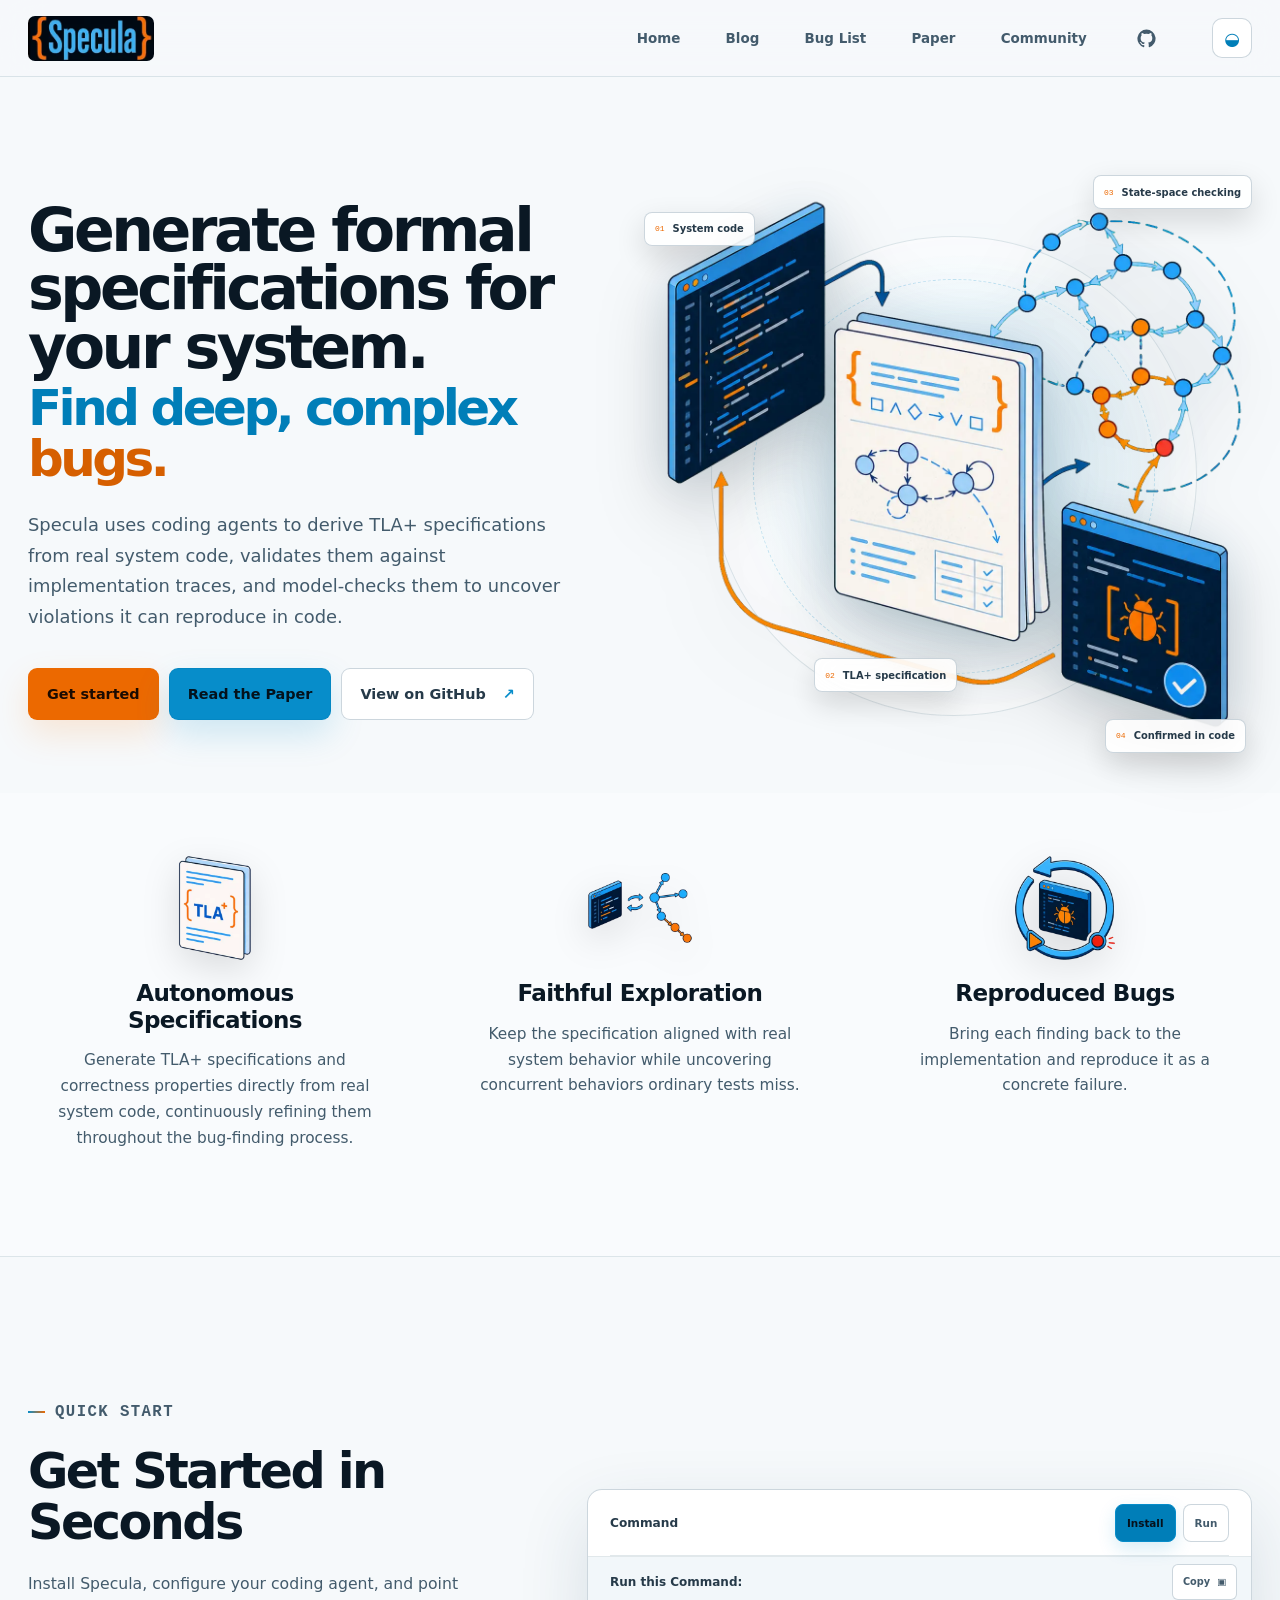
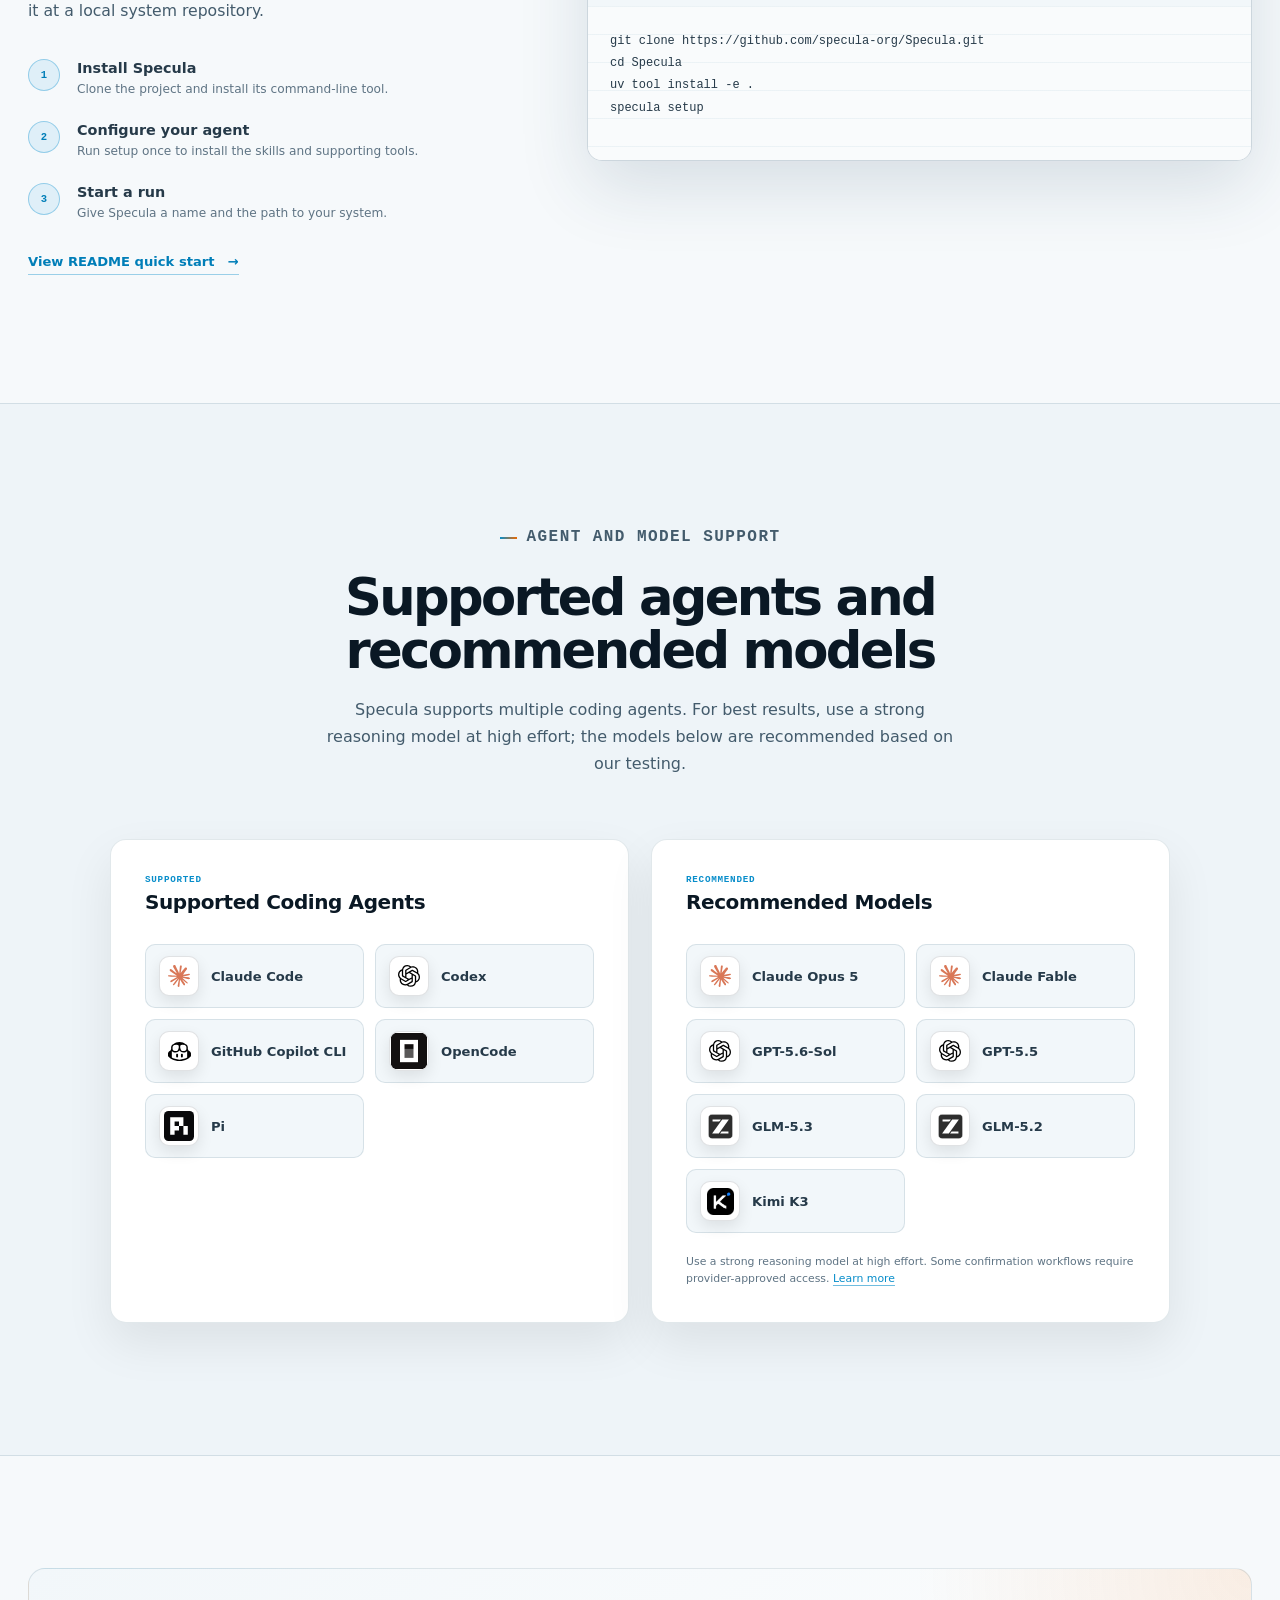
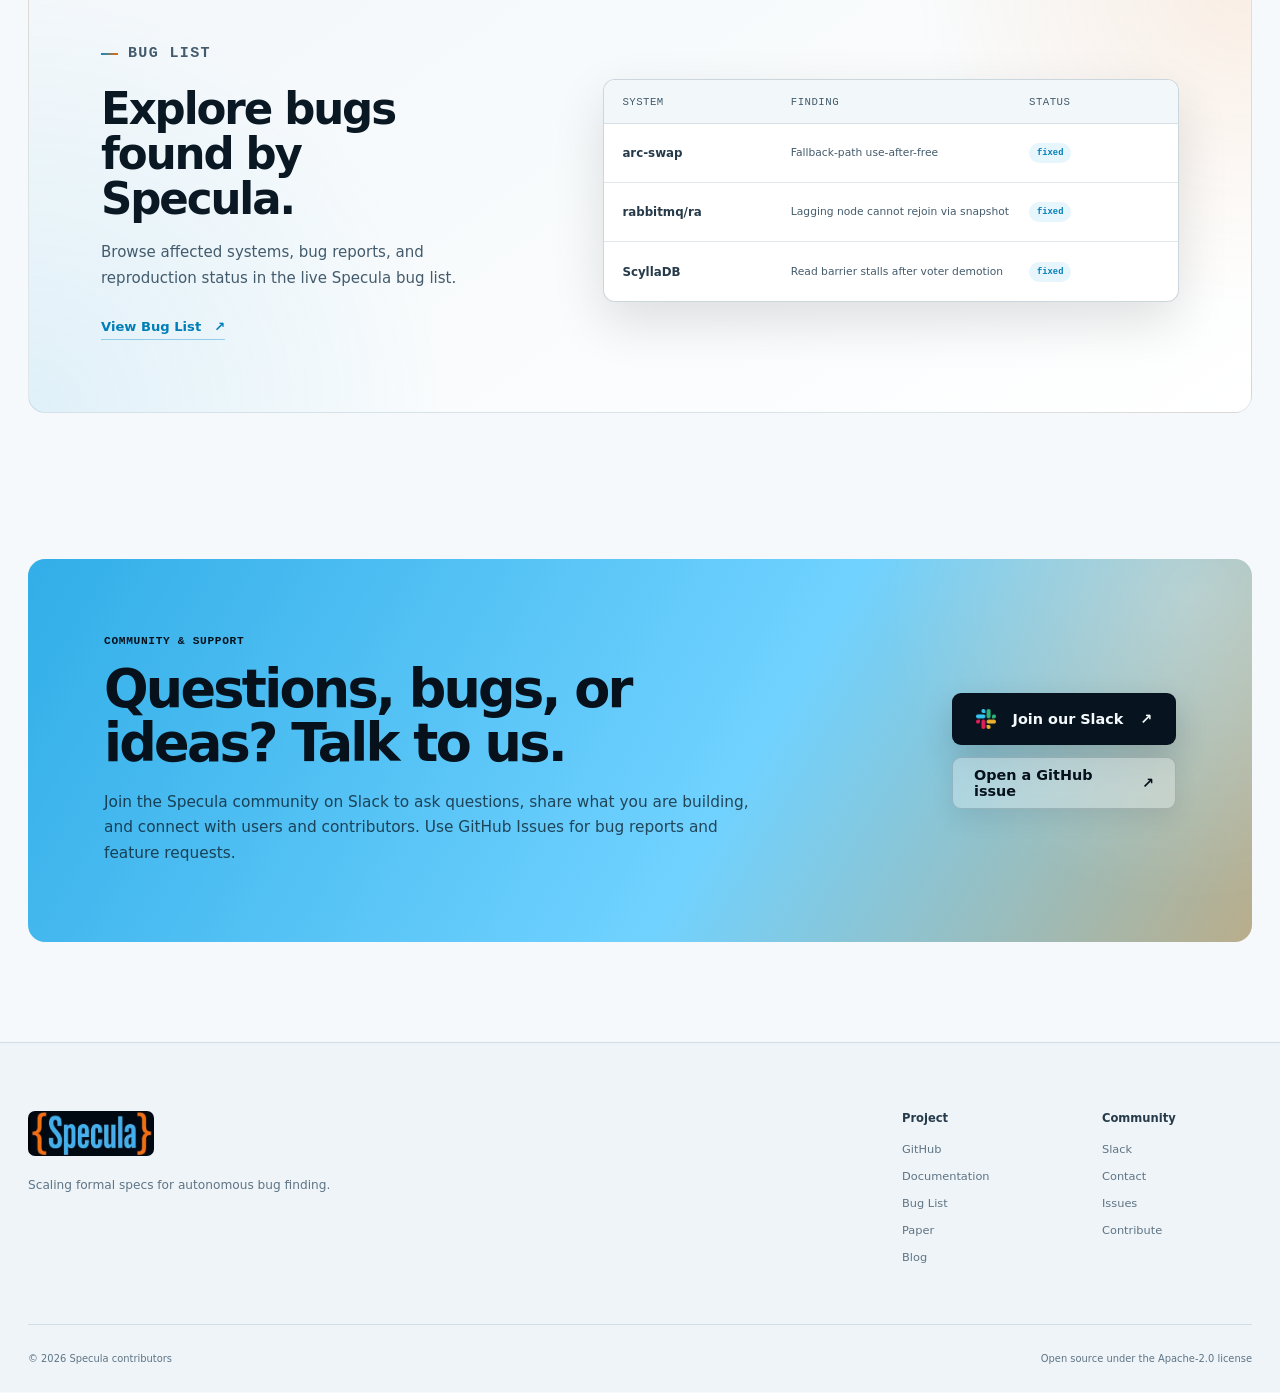
<file: index.html>
<!doctype html>
<html lang="en" data-theme="dark">
  <head>
    <meta charset="UTF-8" />
    <meta name="viewport" content="width=device-width, initial-scale=1" />
    <meta
      name="description"
      content="Specula generates formal TLA+ specifications for real system code, model-checks them, and reproduces deep bugs in the implementation."
    />
    <meta name="theme-color" content="#050d16" />
    <meta property="og:title" content="Specula — Generate formal specifications. Find deep bugs." />
    <meta
      property="og:description"
      content="Generate and validate TLA+ specifications for your system, then uncover and reproduce deep bugs."
    />
    <meta property="og:type" content="website" />
    <meta property="og:url" content="https://specula.info/" />
    <meta property="og:image" content="https://specula.info/assets/og.png" />
    <meta property="og:image:width" content="1536" />
    <meta property="og:image:height" content="1024" />
    <meta
      property="og:image:alt"
      content="Specula turns code into a TLA+ model, finds a counterexample, and confirms a bug."
    />
    <meta name="twitter:card" content="summary_large_image" />
    <meta name="twitter:title" content="Specula — Generate formal specifications. Find deep bugs." />
    <meta
      name="twitter:description"
      content="Generate and validate TLA+ specifications for your system, then uncover and reproduce deep bugs."
    />
    <meta name="twitter:image" content="https://specula.info/assets/og.png" />
    <title>Specula — Generate formal specifications. Find deep bugs.</title>
    <link rel="icon" href="assets/favicon.png" type="image/png" />
    <link rel="preload" href="assets/specula-hero-illustration.webp" as="image" type="image/webp" />
    <script>
      (() => {
        let savedTheme = null;
        try {
          savedTheme = localStorage.getItem("specula-theme");
        } catch (_) {}

        const theme =
          savedTheme === "light" || savedTheme === "dark"
            ? savedTheme
            : window.matchMedia?.("(prefers-color-scheme: dark)").matches
              ? "dark"
              : "light";

        document.documentElement.dataset.theme = theme;
        document
          .querySelector('meta[name="theme-color"]')
          ?.setAttribute("content", theme === "light" ? "#f6f9fb" : "#050d16");
      })();
    </script>
    <link rel="stylesheet" href="styles.css" />
  </head>
  <body>
    <a class="skip-link" href="#main">Skip to content</a>

    <header class="site-header">
      <div class="nav-shell">
        <a class="brand" href="#top" aria-label="Specula home">
          <img src="assets/specula-wordmark.webp" alt="Specula" width="287" height="127" />
        </a>

        <nav aria-label="Primary navigation">
          <a href="#top">Home</a>
          <a href="blog/">Blog</a>
          <a href="https://docs.google.com/spreadsheets/d/1AVXdKjNfD4952hZqyB-_wTdrzeTw0SD73f3F0zWJ0as/edit?gid=996176958#gid=996176958" target="_blank" rel="noopener noreferrer">Bug List</a>
          <a href="https://arxiv.org/abs/2607.25333" target="_blank" rel="noopener noreferrer">Paper</a>
          <a href="#contact">Community</a>
          <a
            class="github-nav"
            href="https://github.com/specula-org/Specula"
            aria-label="Specula on GitHub"
            title="GitHub"
          >
            <svg viewBox="0 0 24 24" aria-hidden="true">
              <path d="M12 .7a11.5 11.5 0 0 0-3.64 22.4c.58.1.79-.25.79-.56v-2.23c-3.22.7-3.9-1.37-3.9-1.37-.53-1.34-1.29-1.7-1.29-1.7-1.05-.72.08-.7.08-.7 1.16.08 1.78 1.2 1.78 1.2 1.03 1.77 2.71 1.26 3.37.96.1-.75.4-1.26.74-1.55-2.58-.3-5.29-1.29-5.29-5.73 0-1.27.45-2.3 1.19-3.11-.12-.29-.52-1.47.11-3.08 0 0 .97-.31 3.16 1.19a10.9 10.9 0 0 1 5.76 0c2.19-1.5 3.16-1.19 3.16-1.19.63 1.61.23 2.79.11 3.08.74.81 1.19 1.84 1.19 3.11 0 4.45-2.72 5.43-5.3 5.72.42.36.79 1.06.79 2.14v3.26c0 .31.21.67.8.56A11.5 11.5 0 0 0 12 .7Z" />
            </svg>
          </a>
        </nav>

        <div class="header-actions">
          <button
            class="theme-toggle"
            type="button"
            aria-label="Switch to light mode"
            aria-pressed="false"
            title="Switch color theme"
          >
            <span class="theme-icon theme-icon-sun" aria-hidden="true">☼</span>
            <span class="theme-icon theme-icon-moon" aria-hidden="true">◒</span>
          </button>
        </div>
      </div>
    </header>

    <main id="main">
      <section class="hero section-shell" id="top" aria-labelledby="hero-title">
        <div class="hero-copy reveal">
          <h1 id="hero-title">
            <span class="hero-title-main">Generate formal specifications for your system.</span>
            <span class="hero-title-accent">Find deep, complex <em>bugs.</em></span>
          </h1>
          <p class="hero-lede">
            Specula uses coding agents to derive TLA+ specifications from real
            system code, validates them against implementation traces, and
            model-checks them to uncover violations it can reproduce in code.
          </p>
          <div class="hero-actions">
            <a class="button button-primary" href="#get-started">
              Get started
            </a>
            <a class="button button-paper" href="https://arxiv.org/abs/2607.25333" target="_blank" rel="noopener noreferrer">
              Read the Paper
            </a>
            <a class="button button-secondary" href="https://github.com/specula-org/Specula">
              View on GitHub
              <span class="github-mark" aria-hidden="true">↗</span>
            </a>
          </div>
        </div>

        <figure class="hero-visual reveal" aria-labelledby="hero-figure-caption">
          <div class="visual-glow"></div>
          <img
            src="assets/specula-hero-illustration.webp"
            width="1254"
            height="1254"
            alt=""
            fetchpriority="high"
            decoding="async"
          />

          <div class="illustration-label label-code" aria-hidden="true">
            <span>01</span><strong>System code</strong>
          </div>
          <div class="illustration-label label-spec" aria-hidden="true">
            <span>02</span><strong>TLA+ specification</strong>
          </div>
          <div class="illustration-label label-check" aria-hidden="true">
            <span>03</span><strong>State-space checking</strong>
          </div>
          <div class="illustration-label label-bug" aria-hidden="true">
            <span>04</span><strong>Confirmed in code</strong>
          </div>

          <figcaption id="hero-figure-caption" class="sr-only">
            Specula analyzes system code, generates and validates a TLA+
            specification, explores its state space, and confirms discovered
            violations in the implementation.
          </figcaption>
        </figure>
      </section>

      <section class="signal-strip" aria-label="Specula value summary">
        <div class="section-shell signal-grid">
          <article class="reveal">
            <div class="feature-icon" aria-hidden="true">
              <img src="assets/feature-specification.webp" width="384" height="384" alt="" loading="lazy" decoding="async" />
            </div>
            <div class="signal-copy">
              <h2>Autonomous Specifications</h2>
              <p>Generate TLA+ specifications and correctness properties directly from real system code, continuously refining them throughout the bug-finding process.</p>
            </div>
          </article>
          <article class="reveal">
            <div class="feature-icon" aria-hidden="true">
              <img src="assets/feature-exploration.webp" width="384" height="384" alt="" loading="lazy" decoding="async" />
            </div>
            <div class="signal-copy">
              <h2>Faithful Exploration</h2>
              <p>Keep the specification aligned with real system behavior while uncovering concurrent behaviors ordinary tests miss.</p>
            </div>
          </article>
          <article class="reveal">
            <div class="feature-icon" aria-hidden="true">
              <img src="assets/feature-reproduction.webp" width="384" height="384" alt="" loading="lazy" decoding="async" />
            </div>
            <div class="signal-copy">
              <h2>Reproduced Bugs</h2>
              <p>Bring each finding back to the implementation and reproduce it as a concrete failure.</p>
            </div>
          </article>
        </div>
      </section>

      <section class="start-section section-shell" id="get-started" aria-labelledby="start-title">
        <div class="start-copy reveal">
          <p class="eyebrow"><span></span> Quick start</p>
          <h2 id="start-title">Get Started in Seconds</h2>
          <p>
            Install Specula, configure your coding agent, and point it at a
            local system repository.
          </p>
          <ol class="start-steps">
            <li><span>1</span><div><strong>Install Specula</strong><p>Clone the project and install its command-line tool.</p></div></li>
            <li><span>2</span><div><strong>Configure your agent</strong><p>Run setup once to install the skills and supporting tools.</p></div></li>
            <li><span>3</span><div><strong>Start a run</strong><p>Give Specula a name and the path to your system.</p></div></li>
          </ol>
          <a class="text-link" href="https://github.com/specula-org/Specula#setup">
            View README quick start <span aria-hidden="true">→</span>
          </a>
        </div>

        <div class="quickstart command-builder reveal" data-command-builder>
          <div class="builder-controls">
            <div class="builder-row">
              <span class="builder-label">Command</span>
              <div class="builder-options" role="group" aria-label="Command type">
                <button type="button" data-builder-mode="install" aria-pressed="true">Install</button>
                <button type="button" data-builder-mode="run" aria-pressed="false">Run</button>
              </div>
            </div>

            <div class="builder-row" data-run-config hidden>
              <span class="builder-label">Agent</span>
              <div class="builder-options builder-options-wrap" role="group" aria-label="Coding agent">
                <button type="button" data-builder-agent="claude-code" aria-pressed="true">Claude Code</button>
                <button type="button" data-builder-agent="codex" aria-pressed="false">Codex</button>
                <button type="button" data-builder-agent="copilot-cli" aria-pressed="false">Copilot CLI</button>
                <button type="button" data-builder-agent="opencode" aria-pressed="false">OpenCode</button>
                <button type="button" data-builder-agent="pi" aria-pressed="false">Pi</button>
              </div>
            </div>

            <div class="builder-row" data-run-config hidden>
              <span class="builder-label">Source</span>
              <div class="builder-control-stack">
                <div class="builder-options" role="group" aria-label="Source checkout handling">
                  <button type="button" data-builder-source="working" aria-pressed="true">Edit source</button>
                  <button type="button" data-builder-source="keep" aria-pressed="false">Use a copy</button>
                </div>
                <p class="builder-inline-help" data-source-help>
                  Specula works in the selected repository and may modify its files.
                </p>
              </div>
            </div>
          </div>

          <div class="command-output">
            <div class="command-output-heading">
              <span>Run this Command:</span>
              <button class="command-copy" type="button" data-copy-target="#quick-command">
                Copy <span aria-hidden="true">▣</span>
              </button>
            </div>
            <pre><code id="quick-command" data-generated-command>git clone https://github.com/specula-org/Specula.git
cd Specula
uv tool install -e .
specula setup</code></pre>
          </div>

        </div>
      </section>

      <section class="support-section" id="support" aria-labelledby="support-title">
        <div class="section-shell">
          <div class="support-heading reveal">
            <p class="eyebrow"><span></span> Agent and model support</p>
            <h2 id="support-title">Supported agents and recommended models</h2>
            <p>Specula supports multiple coding agents. For best results, use a strong reasoning model at high effort; the models below are recommended based on our testing.</p>
          </div>

          <div class="support-grid">
            <article class="support-card reveal">
              <div class="support-card-heading">
                <div><p>SUPPORTED</p><h3>Supported Coding Agents</h3></div>
              </div>
              <div class="support-items agents-list">
                <div><span class="brand-icon brand-icon--claude"><img src="assets/logos/claude.svg" alt="" loading="lazy" decoding="async" /></span><strong>Claude Code</strong></div>
                <div><span class="brand-icon brand-icon--openai"><img src="assets/logos/openai.svg" alt="" loading="lazy" decoding="async" /></span><strong>Codex</strong></div>
                <div><span class="brand-icon brand-icon--copilot"><img src="assets/logos/github-copilot.svg" alt="" loading="lazy" decoding="async" /></span><strong>GitHub Copilot CLI</strong></div>
                <div><span class="brand-icon brand-icon--opencode"><img src="assets/logos/opencode.png" alt="" loading="lazy" decoding="async" /></span><strong>OpenCode</strong></div>
                <div><span class="brand-icon brand-icon--pi"><img src="assets/logos/pi.svg" alt="" loading="lazy" decoding="async" /></span><strong>Pi</strong></div>
              </div>
            </article>

            <article class="support-card reveal">
              <div class="support-card-heading">
                <div><p>RECOMMENDED</p><h3>Recommended Models</h3></div>
              </div>
              <div class="support-items models-list">
                <div><span class="brand-icon brand-icon--claude"><img src="assets/logos/claude.svg" alt="" loading="lazy" decoding="async" /></span><strong>Claude Opus 5</strong></div>
                <div><span class="brand-icon brand-icon--claude"><img src="assets/logos/claude.svg" alt="" loading="lazy" decoding="async" /></span><strong>Claude Fable</strong></div>
                <div><span class="brand-icon brand-icon--openai"><img src="assets/logos/openai.svg" alt="" loading="lazy" decoding="async" /></span><strong>GPT-5.6-Sol</strong></div>
                <div><span class="brand-icon brand-icon--openai"><img src="assets/logos/openai.svg" alt="" loading="lazy" decoding="async" /></span><strong>GPT-5.5</strong></div>
                <div><span class="brand-icon brand-icon--zai"><img src="assets/logos/zai.svg" alt="" loading="lazy" decoding="async" /></span><strong>GLM-5.3</strong></div>
                <div><span class="brand-icon brand-icon--zai"><img src="assets/logos/zai.svg" alt="" loading="lazy" decoding="async" /></span><strong>GLM-5.2</strong></div>
                <div><span class="brand-icon brand-icon--kimi"><img src="assets/logos/kimi.png" alt="" loading="lazy" decoding="async" /></span><strong>Kimi K3</strong></div>
              </div>
              <p class="support-note">
                Use a strong reasoning model at high effort. Some confirmation workflows require provider-approved access.
                <a href="https://github.com/specula-org/Specula/blob/main/docs/Usage.md#models-tested-by-the-specula-team">Learn more</a>
              </p>
            </article>
          </div>
        </div>
      </section>

      <section class="bug-list-section section-shell" id="bugs" aria-labelledby="bugs-title">
        <div class="bug-placeholder reveal">
          <div class="bug-placeholder-copy">
            <p class="eyebrow"><span></span> Bug List</p>
            <h2 id="bugs-title">Explore bugs found by Specula.</h2>
            <p>
              Browse affected systems, bug reports, and reproduction status in
              the live Specula bug list.
            </p>
            <a class="text-link" href="https://docs.google.com/spreadsheets/d/1AVXdKjNfD4952hZqyB-_wTdrzeTw0SD73f3F0zWJ0as/edit?gid=996176958#gid=996176958" target="_blank" rel="noopener noreferrer">
              View Bug List <span aria-hidden="true">↗</span>
            </a>
          </div>
          <div class="bug-list-preview">
            <div class="bug-list-row bug-list-head"><span>System</span><span>Finding</span><span>Status</span></div>
            <div class="bug-list-row"><strong>arc-swap</strong><span>Fallback-path use-after-free</span><b class="status-fixed">Fixed</b></div>
            <div class="bug-list-row"><strong>rabbitmq/ra</strong><span>Lagging node cannot rejoin via snapshot</span><b class="status-fixed">Fixed</b></div>
            <div class="bug-list-row"><strong>ScyllaDB</strong><span>Read barrier stalls after voter demotion</span><b class="status-fixed">Fixed</b></div>
          </div>
        </div>
      </section>

      <section class="closing-section section-shell reveal" id="contact" aria-labelledby="contact-title">
        <div>
          <p>Community &amp; support</p>
          <h2 id="contact-title">Questions, bugs, or ideas? Talk to us.</h2>
          <span class="contact-copy">Join the Specula community on Slack to ask questions, share what you are building, and connect with users and contributors. Use GitHub Issues for bug reports and feature requests.</span>
        </div>
        <div class="contact-actions">
          <a class="button button-inverse" href="slack/" target="_blank" rel="noopener noreferrer">
            <img class="button-icon" src="assets/logos/slack.png" width="20" height="20" alt="" />
            Join our Slack <span aria-hidden="true">↗</span>
          </a>
          <a class="button button-contact-secondary" href="https://github.com/specula-org/Specula/issues">
            Open a GitHub issue <span aria-hidden="true">↗</span>
          </a>
        </div>
      </section>
    </main>

    <footer class="site-footer">
      <div class="section-shell footer-grid">
        <div class="footer-brand">
          <a class="brand" href="#top" aria-label="Specula home">
            <img src="assets/specula-wordmark.webp" alt="Specula" width="287" height="127" loading="lazy" decoding="async" />
          </a>
          <p>Scaling formal specs for autonomous bug finding.</p>
        </div>
        <div class="footer-links">
          <div>
            <strong>Project</strong>
            <a href="https://github.com/specula-org/Specula">GitHub</a>
            <a href="https://github.com/specula-org/Specula/blob/main/docs/Usage.md">Documentation</a>
            <a href="https://docs.google.com/spreadsheets/d/1AVXdKjNfD4952hZqyB-_wTdrzeTw0SD73f3F0zWJ0as/edit?gid=996176958#gid=996176958" target="_blank" rel="noopener noreferrer">Bug List</a>
            <a href="https://arxiv.org/abs/2607.25333" target="_blank" rel="noopener noreferrer">Paper</a>
            <a href="blog/">Blog</a>
          </div>
          <div>
            <strong>Community</strong>
            <a href="slack/" target="_blank" rel="noopener noreferrer">Slack</a>
            <a href="#contact">Contact</a>
            <a href="https://github.com/specula-org/Specula/issues">Issues</a>
            <a href="https://github.com/specula-org/Specula/blob/main/CONTRIBUTING.md">Contribute</a>
          </div>
        </div>
      </div>
      <div class="section-shell footer-bottom">
        <span>© 2026 Specula contributors</span>
        <span>Open source under the Apache-2.0 license</span>
      </div>
    </footer>

    <script src="script.js" defer></script>
  </body>
</html>
</file>
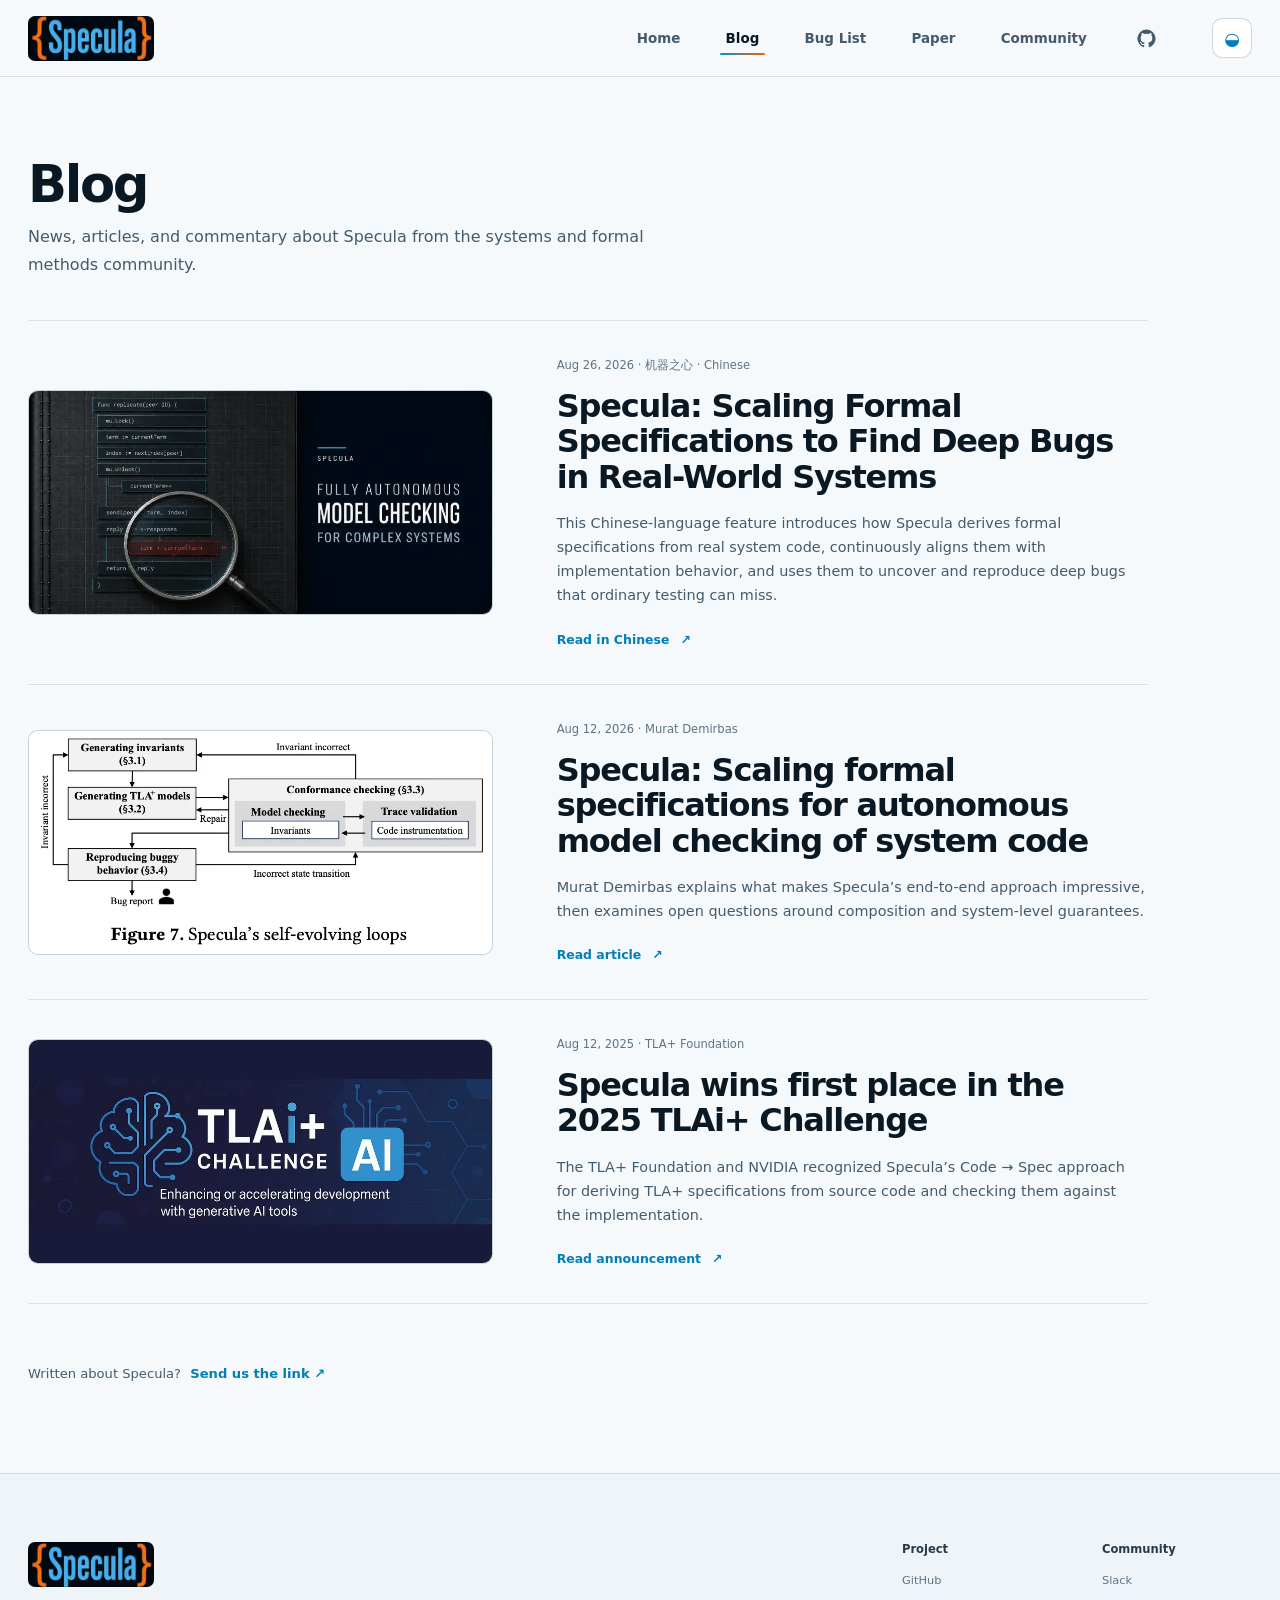
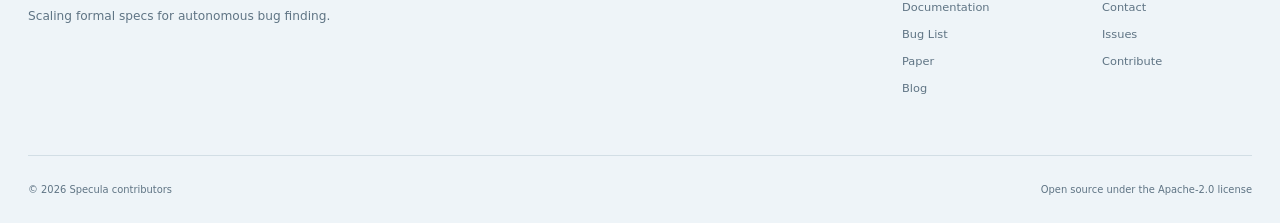
<file: blog/index.html>
<!doctype html>
<html lang="en" data-theme="dark">
  <head>
    <meta charset="UTF-8" />
    <meta name="viewport" content="width=device-width, initial-scale=1" />
    <meta
      name="description"
      content="News, articles, and community perspectives about Specula."
    />
    <meta name="theme-color" content="#050d16" />
    <meta property="og:title" content="Specula Blog — Community writing and coverage" />
    <meta
      property="og:description"
      content="News, articles, and community perspectives about Specula."
    />
    <meta property="og:type" content="website" />
    <meta property="og:url" content="https://specula.info/blog/" />
    <meta name="twitter:card" content="summary" />
    <meta name="twitter:title" content="Specula Blog — Community writing and coverage" />
    <meta
      name="twitter:description"
      content="News, articles, and community perspectives about Specula."
    />
    <title>Specula Blog — Community writing and coverage</title>
    <link rel="icon" href="../assets/favicon.png" type="image/png" />
    <script>
      (() => {
        let savedTheme = null;
        try {
          savedTheme = localStorage.getItem("specula-theme");
        } catch (_) {}

        const theme =
          savedTheme === "light" || savedTheme === "dark"
            ? savedTheme
            : window.matchMedia?.("(prefers-color-scheme: dark)").matches
              ? "dark"
              : "light";

        document.documentElement.dataset.theme = theme;
        document
          .querySelector('meta[name="theme-color"]')
          ?.setAttribute("content", theme === "light" ? "#f6f9fb" : "#050d16");
      })();
    </script>
    <link rel="stylesheet" href="../styles.css" />
  </head>
  <body>
    <a class="skip-link" href="#main">Skip to content</a>

    <header class="site-header">
      <div class="nav-shell">
        <a class="brand" href="../" aria-label="Specula home">
          <img src="../assets/specula-wordmark.webp" alt="Specula" width="287" height="127" />
        </a>

        <nav aria-label="Primary navigation">
          <a href="../">Home</a>
          <a class="nav-current" href="./" aria-current="page">Blog</a>
          <a href="https://docs.google.com/spreadsheets/d/1AVXdKjNfD4952hZqyB-_wTdrzeTw0SD73f3F0zWJ0as/edit?gid=996176958#gid=996176958" target="_blank" rel="noopener noreferrer">Bug List</a>
          <a href="https://arxiv.org/abs/2607.25333" target="_blank" rel="noopener noreferrer">Paper</a>
          <a href="../#contact">Community</a>
          <a
            class="github-nav"
            href="https://github.com/specula-org/Specula"
            aria-label="Specula on GitHub"
            title="GitHub"
          >
            <svg viewBox="0 0 24 24" aria-hidden="true">
              <path d="M12 .7a11.5 11.5 0 0 0-3.64 22.4c.58.1.79-.25.79-.56v-2.23c-3.22.7-3.9-1.37-3.9-1.37-.53-1.34-1.29-1.7-1.29-1.7-1.05-.72.08-.7.08-.7 1.16.08 1.78 1.2 1.78 1.2 1.03 1.77 2.71 1.26 3.37.96.1-.75.4-1.26.74-1.55-2.58-.3-5.29-1.29-5.29-5.73 0-1.27.45-2.3 1.19-3.11-.12-.29-.52-1.47.11-3.08 0 0 .97-.31 3.16 1.19a10.9 10.9 0 0 1 5.76 0c2.19-1.5 3.16-1.19 3.16-1.19.63 1.61.23 2.79.11 3.08.74.81 1.19 1.84 1.19 3.11 0 4.45-2.72 5.43-5.3 5.72.42.36.79 1.06.79 2.14v3.26c0 .31.21.67.8.56A11.5 11.5 0 0 0 12 .7Z" />
            </svg>
          </a>
        </nav>

        <div class="header-actions">
          <button
            class="theme-toggle"
            type="button"
            aria-label="Switch to light mode"
            aria-pressed="false"
            title="Switch color theme"
          >
            <span class="theme-icon theme-icon-sun" aria-hidden="true">☼</span>
            <span class="theme-icon theme-icon-moon" aria-hidden="true">◒</span>
          </button>
        </div>
      </div>
    </header>

    <main id="main" class="blog-main">
      <section class="blog-hero section-shell" aria-labelledby="blog-title">
        <h1 id="blog-title" class="reveal">Blog</h1>
        <p class="blog-lede reveal">
          News, articles, and commentary about Specula from the systems and formal methods community.
        </p>
      </section>

      <section class="blog-list section-shell" aria-labelledby="writing-title">
        <h2 id="writing-title" class="sr-only">News and writing about Specula</h2>
        <article class="blog-entry reveal">
          <a
            class="blog-entry-image"
            href="https://www.jiqizhixin.com/articles/2026-08-26-9"
            hreflang="zh-CN"
            aria-label="Read the Chinese-language feature about Specula on 机器之心"
          >
            <img
              src="../assets/blog-jiqizhixin-specula.webp"
              width="920"
              height="444"
              alt="Article illustration showing Specula inspecting concurrent system code with a magnifying glass"
              loading="lazy"
              decoding="async"
            />
          </a>
          <div class="blog-entry-copy">
            <p class="blog-entry-meta">Aug 26, 2026 · <span lang="zh-CN">机器之心</span> · Chinese</p>
            <h3>Specula: Scaling Formal Specifications to Find Deep Bugs in Real-World Systems</h3>
            <p>
              This Chinese-language feature introduces how Specula derives
              formal specifications from real system code, continuously aligns
              them with implementation behavior, and uses them to uncover and
              reproduce deep bugs that ordinary testing can miss.
            </p>
            <a class="blog-entry-link" href="https://www.jiqizhixin.com/articles/2026-08-26-9" hreflang="zh-CN">
              Read in Chinese <span aria-hidden="true">↗</span>
            </a>
          </div>
        </article>

        <article class="blog-entry reveal">
          <a
            class="blog-entry-image"
            href="https://muratbuffalo.blogspot.com/2026/08/specula-scaling-formal-specifications.html"
            aria-label="Read Specula: Scaling formal specifications for autonomous model checking of system code"
          >
            <img
              src="../assets/blog-specula-self-evolving-loops.webp"
              width="892"
              height="430"
              alt="Diagram of Specula's self-evolving specification, conformance checking, and bug reproduction loops"
              loading="lazy"
              decoding="async"
            />
          </a>
          <div class="blog-entry-copy">
            <p class="blog-entry-meta">Aug 12, 2026 · Murat Demirbas</p>
            <h3>Specula: Scaling formal specifications for autonomous model checking of system code</h3>
            <p>
              Murat Demirbas explains what makes Specula’s end-to-end approach
              impressive, then examines open questions around composition and
              system-level guarantees.
            </p>
            <a class="blog-entry-link" href="https://muratbuffalo.blogspot.com/2026/08/specula-scaling-formal-specifications.html">
              Read article <span aria-hidden="true">↗</span>
            </a>
          </div>
        </article>

        <article class="blog-entry reveal">
          <a
            class="blog-entry-image"
            href="https://foundation.tlapl.us/challenge/index.html"
            aria-label="Read the official announcement naming Specula first place in the 2025 TLAi+ Challenge"
          >
            <img
              src="../assets/blog-tlai-challenge-first-place.webp"
              width="920"
              height="444"
              alt="Official banner for the 2025 TLAi+ Challenge"
              loading="lazy"
              decoding="async"
            />
          </a>
          <div class="blog-entry-copy">
            <p class="blog-entry-meta">Aug 12, 2025 · TLA+ Foundation</p>
            <h3>Specula wins first place in the 2025 TLAi+ Challenge</h3>
            <p>
              The TLA+ Foundation and NVIDIA recognized Specula’s Code → Spec
              approach for deriving TLA+ specifications from source code and
              checking them against the implementation.
            </p>
            <a class="blog-entry-link" href="https://foundation.tlapl.us/challenge/index.html">
              Read announcement <span aria-hidden="true">↗</span>
            </a>
          </div>
        </article>
      </section>

      <p class="blog-submit section-shell reveal">
        Written about Specula? <a href="https://github.com/specula-org/Specula/issues">Send us the link ↗</a>
      </p>
    </main>

    <footer class="site-footer">
      <div class="section-shell footer-grid">
        <div class="footer-brand">
          <a class="brand" href="../" aria-label="Specula home">
            <img src="../assets/specula-wordmark.webp" alt="Specula" width="287" height="127" loading="lazy" decoding="async" />
          </a>
          <p>Scaling formal specs for autonomous bug finding.</p>
        </div>
        <div class="footer-links">
          <div>
            <strong>Project</strong>
            <a href="https://github.com/specula-org/Specula">GitHub</a>
            <a href="https://github.com/specula-org/Specula/blob/main/docs/Usage.md">Documentation</a>
            <a href="https://docs.google.com/spreadsheets/d/1AVXdKjNfD4952hZqyB-_wTdrzeTw0SD73f3F0zWJ0as/edit?gid=996176958#gid=996176958" target="_blank" rel="noopener noreferrer">Bug List</a>
            <a href="https://arxiv.org/abs/2607.25333" target="_blank" rel="noopener noreferrer">Paper</a>
            <a href="./">Blog</a>
          </div>
          <div>
            <strong>Community</strong>
            <a href="../slack/" target="_blank" rel="noopener noreferrer">Slack</a>
            <a href="../#contact">Contact</a>
            <a href="https://github.com/specula-org/Specula/issues">Issues</a>
            <a href="https://github.com/specula-org/Specula/blob/main/CONTRIBUTING.md">Contribute</a>
          </div>
        </div>
      </div>
      <div class="section-shell footer-bottom">
        <span>© 2026 Specula contributors</span>
        <span>Open source under the Apache-2.0 license</span>
      </div>
    </footer>

    <script src="../script.js" defer></script>
  </body>
</html>
</file>
<file: styles.css>
:root {
  color-scheme: dark;
  --bg: #050d16;
  --bg-elevated: #08131f;
  --surface: #0a1724;
  --surface-2: #0d1c2c;
  --surface-3: #102235;
  --text: #f3f7fa;
  --text-soft: #c9d5df;
  --muted: #8da1b2;
  --muted-strong: #a9b9c6;
  --line: rgba(139, 181, 211, 0.15);
  --line-strong: rgba(139, 181, 211, 0.26);
  --blue: #42baf3;
  --blue-bright: #74d1ff;
  --blue-faint: rgba(66, 186, 243, 0.1);
  --orange: #ff7900;
  --orange-bright: #ff9b3f;
  --orange-faint: rgba(255, 121, 0, 0.1);
  --green: #57d58c;
  --shadow: 0 28px 80px rgba(0, 0, 0, 0.38);
  --header-bg: rgba(5, 13, 22, 0.78);
  --grid-color: rgba(102, 163, 202, 0.055);
  --section-width: 1240px;
  font-family:
    Inter, "SF Pro Display", "SF Pro Text", ui-sans-serif, system-ui,
    -apple-system, BlinkMacSystemFont, "Segoe UI", sans-serif;
  font-synthesis: none;
}

:root[data-theme="light"] {
  color-scheme: light;
  --bg: #f6f9fb;
  --bg-elevated: #eef4f8;
  --surface: #ffffff;
  --surface-2: #f2f7fa;
  --surface-3: #e8f1f7;
  --text: #0a1824;
  --text-soft: #263a49;
  --muted: #5f7484;
  --muted-strong: #435b6c;
  --line: rgba(15, 65, 95, 0.12);
  --line-strong: rgba(15, 65, 95, 0.21);
  --blue: #078dca;
  --blue-bright: #007eb8;
  --blue-faint: rgba(20, 161, 224, 0.1);
  --orange: #ec6900;
  --orange-bright: #d65f00;
  --orange-faint: rgba(236, 105, 0, 0.1);
  --green: #14864a;
  --shadow: 0 26px 70px rgba(25, 67, 92, 0.14);
  --header-bg: rgba(246, 249, 251, 0.86);
  --grid-color: rgba(10, 94, 138, 0.055);
}

* {
  box-sizing: border-box;
}

html {
  background: var(--bg);
  overflow-x: clip;
  scroll-behavior: smooth;
  scroll-padding-top: 92px;
}

body {
  min-width: 320px;
  min-height: 100vh;
  margin: 0;
  overflow-x: hidden;
  color: var(--text);
  background: var(--bg);
  transition: color 220ms ease, background-color 220ms ease;
}

body::before {
  position: fixed;
  inset: 0;
  z-index: -2;
  content: "";
  pointer-events: none;
  background-image:
    linear-gradient(var(--grid-color) 1px, transparent 1px),
    linear-gradient(90deg, var(--grid-color) 1px, transparent 1px);
  background-size: 56px 56px;
  mask-image: linear-gradient(to bottom, black, transparent 90%);
}

body::after {
  position: absolute;
  top: -180px;
  right: 0;
  z-index: -1;
  width: min(760px, 100%);
  height: 640px;
  border-radius: 50%;
  content: "";
  pointer-events: none;
  background: radial-gradient(circle, rgba(52, 174, 233, 0.12), transparent 66%);
}

button,
a {
  -webkit-tap-highlight-color: transparent;
}

button {
  color: inherit;
  font: inherit;
}

a {
  color: inherit;
  text-decoration: none;
}

a:focus-visible,
button:focus-visible {
  outline: 3px solid rgba(66, 186, 243, 0.54);
  outline-offset: 4px;
}

.skip-link {
  position: fixed;
  top: 10px;
  left: 10px;
  z-index: 100;
  padding: 10px 14px;
  border-radius: 7px;
  color: #06101a;
  background: var(--blue-bright);
  transform: translateY(-150%);
}

.skip-link:focus {
  transform: translateY(0);
}

.section-shell,
.nav-shell {
  width: min(var(--section-width), calc(100% - 56px));
  margin-inline: auto;
}

.site-header {
  position: sticky;
  top: 0;
  z-index: 50;
  border-bottom: 1px solid var(--line);
  background: var(--header-bg);
  backdrop-filter: blur(20px) saturate(140%);
}

.nav-shell {
  display: grid;
  grid-template-columns: auto 1fr auto;
  gap: 46px;
  align-items: center;
  min-height: 76px;
}

.brand {
  display: inline-flex;
  flex: 0 0 auto;
  overflow: hidden;
  align-items: center;
  width: 126px;
  height: 45px;
  border-radius: 7px;
  background: #030c15;
}

.brand img {
  display: block;
  width: 100%;
  height: auto;
}

nav {
  display: flex;
  gap: clamp(20px, 2.6vw, 36px);
  align-items: center;
  justify-content: flex-end;
  color: var(--muted-strong);
  font-size: 0.84rem;
  font-weight: 650;
}

nav a {
  transition: color 160ms ease;
}

nav a:not(.github-nav) {
  position: relative;
  display: inline-flex;
  align-items: center;
  min-height: 40px;
  padding-inline: 6px;
}

nav a:hover {
  color: var(--text);
}

.nav-current {
  color: var(--text);
}

.nav-current::after {
  position: absolute;
  right: 0;
  bottom: 3px;
  left: 0;
  height: 2px;
  border-radius: 2px;
  content: "";
  background: linear-gradient(90deg, var(--blue), var(--orange));
}

.github-nav {
  display: grid;
  width: 40px;
  height: 40px;
  place-items: center;
  border-radius: 8px;
}

.github-nav:hover {
  background: var(--blue-faint);
}

.github-nav svg {
  width: 19px;
  height: 19px;
  fill: currentColor;
}

.header-actions {
  display: flex;
  gap: 10px;
  align-items: center;
}

.theme-toggle {
  position: relative;
  display: grid;
  width: 40px;
  height: 40px;
  padding: 0;
  overflow: hidden;
  place-items: center;
  border: 1px solid var(--line-strong);
  border-radius: 10px;
  cursor: pointer;
  background: var(--surface);
  transition: border-color 160ms ease, transform 160ms ease;
}

.theme-toggle:hover {
  border-color: rgba(66, 186, 243, 0.52);
  transform: translateY(-1px);
}

.theme-icon {
  position: absolute;
  display: grid;
  place-items: center;
  color: var(--blue-bright);
  font-size: 1.12rem;
  transition: opacity 180ms ease, transform 220ms ease;
}

.theme-icon-sun {
  opacity: 1;
  transform: rotate(0deg) scale(1);
}

.theme-icon-moon {
  opacity: 0;
  transform: rotate(-50deg) scale(0.65);
}

:root[data-theme="light"] .theme-icon-sun {
  opacity: 0;
  transform: rotate(50deg) scale(0.65);
}

:root[data-theme="light"] .theme-icon-moon {
  opacity: 1;
  transform: rotate(0deg) scale(1);
}

.header-cta {
  display: inline-flex;
  gap: 11px;
  align-items: center;
  min-height: 40px;
  padding: 0 15px;
  border-radius: 9px;
  color: #1b0b00;
  background: var(--orange);
  font-size: 0.82rem;
  font-weight: 760;
  transition: background-color 160ms ease, transform 160ms ease;
}

.header-cta:hover {
  background: #ff8c22;
  transform: translateY(-1px);
}

.hero {
  display: grid;
  grid-template-columns: minmax(0, 0.94fr) minmax(520px, 1.06fr);
  gap: clamp(50px, 6vw, 90px);
  align-items: center;
  min-height: auto;
  padding-block: 80px 28px;
}

.hero-copy {
  position: relative;
  z-index: 2;
  max-width: 680px;
}

.hero-copy > h1 {
  margin-top: 0;
}

.eyebrow {
  display: flex;
  gap: 10px;
  align-items: center;
  margin: 0;
  color: var(--blue);
  font-family: ui-monospace, "SFMono-Regular", Menlo, Consolas, monospace;
  font-size: 0.7rem;
  font-weight: 680;
  letter-spacing: 0.09em;
  text-transform: uppercase;
}

.eyebrow > span {
  width: 17px;
  height: 2px;
  background: linear-gradient(90deg, var(--blue), var(--orange));
}

h1,
h2,
h3,
p {
  text-wrap: pretty;
}

h1 {
  max-width: 690px;
  margin: 26px 0 25px;
  font-size: clamp(3.35rem, 4.7vw, 5rem);
  font-weight: 740;
  line-height: 0.97;
  letter-spacing: -0.058em;
}

h1 span {
  display: block;
}

.hero-title-main {
  color: var(--text);
}

.hero-title-accent {
  margin-top: 0.14em;
  color: var(--blue-bright);
  font-size: 0.83em;
  line-height: 1.02;
}

.hero-title-accent em {
  color: var(--orange-bright);
  font-style: normal;
}

.hero-lede {
  max-width: 650px;
  margin: 0;
  color: var(--muted-strong);
  font-size: clamp(1.05rem, 1.4vw, 1.22rem);
  line-height: 1.72;
}

.hero-actions {
  display: flex;
  flex-wrap: nowrap;
  gap: 10px;
  margin-top: 35px;
}

.hero-actions .button {
  flex: 0 0 auto;
  padding-inline: 18px;
  white-space: nowrap;
}

.button {
  display: inline-flex;
  gap: 17px;
  align-items: center;
  justify-content: center;
  min-height: 52px;
  padding-inline: 21px;
  border: 1px solid transparent;
  border-radius: 9px;
  font-size: 0.9rem;
  font-weight: 760;
  transition: border-color 160ms ease, background-color 160ms ease, transform 160ms ease;
}

.button:hover {
  transform: translateY(-2px);
}

.button-primary {
  color: #1b0b00;
  background: var(--orange);
  box-shadow: 0 14px 34px rgba(255, 121, 0, 0.15);
}

.button-primary:hover {
  background: #ff8c22;
}

.button-paper {
  border-color: color-mix(in srgb, var(--blue-bright) 36%, transparent);
  color: #04121c;
  background: var(--blue);
  box-shadow: 0 14px 34px color-mix(in srgb, var(--blue) 17%, transparent);
}

.button-paper:hover {
  background: var(--blue-bright);
}

.button-secondary {
  border-color: var(--line-strong);
  color: var(--text-soft);
  background: var(--surface);
}

.button-secondary:hover {
  border-color: rgba(66, 186, 243, 0.48);
  background: var(--surface-2);
}

.github-mark {
  color: var(--blue);
}

.hero-note {
  margin: 19px 0 0;
  color: var(--muted);
  font-size: 0.76rem;
}

.hero-visual {
  position: relative;
  min-width: 0;
}

.visual-glow {
  position: absolute;
  inset: 12% 3% 2% 12%;
  z-index: -1;
  border-radius: 40%;
  background: radial-gradient(circle at 45% 40%, rgba(58, 185, 246, 0.17), transparent 58%);
  filter: blur(25px);
}

.terminal-card {
  position: relative;
  overflow: hidden;
  border: 1px solid var(--line-strong);
  border-radius: 16px;
  background: linear-gradient(145deg, color-mix(in srgb, var(--surface-2) 96%, transparent), var(--surface));
  box-shadow: var(--shadow);
}

.terminal-card::before {
  position: absolute;
  top: 0;
  left: 8%;
  width: 76%;
  height: 1px;
  content: "";
  background: linear-gradient(90deg, transparent, var(--blue), transparent);
}

.terminal-bar {
  display: grid;
  grid-template-columns: 80px 1fr auto;
  align-items: center;
  min-height: 49px;
  padding-inline: 17px;
  border-bottom: 1px solid var(--line);
  color: var(--muted);
  font-family: ui-monospace, "SFMono-Regular", Menlo, Consolas, monospace;
  font-size: 0.66rem;
}

.window-dots {
  display: flex;
  gap: 6px;
}

.window-dots i {
  width: 7px;
  height: 7px;
  border-radius: 50%;
  background: var(--line-strong);
}

.window-dots i:first-child {
  background: var(--orange);
}

.terminal-state {
  display: inline-flex;
  gap: 7px;
  align-items: center;
  color: var(--muted-strong);
}

.terminal-state i {
  width: 6px;
  height: 6px;
  border-radius: 50%;
  background: var(--green);
  box-shadow: 0 0 12px color-mix(in srgb, var(--green) 45%, transparent);
}

.command-line {
  display: flex;
  gap: 13px;
  align-items: center;
  min-height: 64px;
  padding-inline: 20px;
  border-bottom: 1px solid var(--line);
  background: color-mix(in srgb, var(--blue-faint) 38%, transparent);
  font-family: ui-monospace, "SFMono-Regular", Menlo, Consolas, monospace;
  font-size: clamp(0.68rem, 1.05vw, 0.78rem);
}

.prompt {
  flex: 0 0 auto;
  color: var(--orange);
  font-weight: 750;
}

.command-line code {
  overflow: hidden;
  color: var(--text-soft);
  text-overflow: ellipsis;
  white-space: nowrap;
}

.run-steps {
  padding: 8px 20px;
  margin: 0;
  list-style: none;
}

.run-steps li {
  position: relative;
  display: grid;
  grid-template-columns: 30px 31px 1fr auto;
  gap: 12px;
  align-items: center;
  min-height: 78px;
  border-bottom: 1px solid var(--line);
}

.run-steps li:last-child {
  border-bottom: 0;
}

.run-steps li:not(:last-child)::after {
  position: absolute;
  bottom: -5px;
  left: 43px;
  z-index: 2;
  width: 1px;
  height: 11px;
  content: "";
  background: var(--line-strong);
}

.run-index,
.run-label,
.run-meta {
  font-family: ui-monospace, "SFMono-Regular", Menlo, Consolas, monospace;
}

.run-index {
  color: var(--muted);
  font-size: 0.62rem;
}

.run-icon {
  display: grid;
  width: 28px;
  height: 28px;
  place-items: center;
  border: 1px solid color-mix(in srgb, var(--blue) 36%, transparent);
  border-radius: 7px;
  color: var(--blue-bright);
  background: var(--blue-faint);
  font-size: 0.66rem;
  font-style: normal;
  font-weight: 780;
}

.run-label {
  display: block;
  margin-bottom: 5px;
  color: var(--muted);
  font-size: 0.58rem;
  letter-spacing: 0.06em;
}

.run-steps strong {
  display: block;
  color: var(--text-soft);
  font-size: 0.79rem;
  font-weight: 650;
}

.run-meta {
  color: var(--muted);
  font-size: 0.58rem;
}

.is-alert .run-icon {
  border-color: color-mix(in srgb, var(--orange) 48%, transparent);
  color: var(--orange-bright);
  background: var(--orange-faint);
}

.is-confirmed .run-icon {
  border-color: color-mix(in srgb, var(--green) 45%, transparent);
  color: var(--green);
  background: color-mix(in srgb, var(--green) 9%, transparent);
}

.is-confirmed .run-meta {
  color: var(--green);
}

.terminal-result {
  display: grid;
  grid-template-columns: 32px 1fr;
  gap: 12px;
  align-items: center;
  min-height: 67px;
  padding-inline: 20px;
  border-top: 1px solid color-mix(in srgb, var(--orange) 28%, transparent);
  background: var(--orange-faint);
}

.result-mark {
  display: grid;
  width: 28px;
  height: 28px;
  place-items: center;
  border: 1px solid color-mix(in srgb, var(--orange) 45%, transparent);
  border-radius: 50%;
  color: var(--orange-bright);
}

.terminal-result div > span {
  display: block;
  margin-bottom: 3px;
  color: var(--orange-bright);
  font-family: ui-monospace, "SFMono-Regular", Menlo, Consolas, monospace;
  font-size: 0.57rem;
  letter-spacing: 0.06em;
  text-transform: uppercase;
}

.terminal-result strong {
  color: var(--text-soft);
  font-size: 0.72rem;
  font-weight: 620;
}

.float-card {
  position: absolute;
  display: flex;
  gap: 9px;
  align-items: center;
  min-height: 38px;
  padding-inline: 12px;
  border: 1px solid var(--line-strong);
  border-radius: 9px;
  background: var(--surface);
  box-shadow: 0 16px 38px rgba(0, 0, 0, 0.2);
  font-family: ui-monospace, "SFMono-Regular", Menlo, Consolas, monospace;
  font-size: 0.57rem;
}

.float-card span {
  color: var(--blue);
}

.float-card strong {
  color: var(--text-soft);
  font-size: 0.64rem;
}

.float-card-model {
  top: 25%;
  right: -31px;
}

.float-card-bug {
  right: 34px;
  bottom: -22px;
}

.float-card-bug span {
  color: var(--orange);
}

/* Specula's hero illustration replaces the earlier terminal mockup. */
.hero-visual {
  display: grid;
  width: min(100%, 650px);
  min-width: 0;
  margin: 0;
  place-items: center;
  isolation: isolate;
}

.hero-visual::before {
  position: absolute;
  inset: 13% 9% 8% 11%;
  z-index: -2;
  border: 1px solid var(--line);
  border-radius: 50%;
  content: "";
  background:
    radial-gradient(circle at 50% 48%, var(--blue-faint), transparent 62%),
    color-mix(in srgb, var(--surface) 42%, transparent);
}

.hero-visual::after {
  position: absolute;
  inset: 20% 16% 15% 18%;
  z-index: -1;
  border: 1px dashed color-mix(in srgb, var(--blue) 22%, transparent);
  border-radius: 50%;
  content: "";
  animation: orbit-spin 42s linear infinite paused;
}

.hero-visual.is-in-view::after {
  animation-play-state: running;
  will-change: transform;
}

.hero-visual > img {
  display: block;
  width: 100%;
  height: auto;
  filter:
    drop-shadow(0 24px 34px rgba(0, 0, 0, 0.2))
    drop-shadow(0 0 22px color-mix(in srgb, var(--blue) 8%, transparent));
}

.hero-visual .visual-glow {
  inset: 18% 6% 10% 10%;
  z-index: -3;
  border-radius: 45%;
  background: radial-gradient(circle at 52% 46%, rgba(58, 185, 246, 0.2), transparent 64%);
  filter: blur(30px);
}

.illustration-label {
  position: absolute;
  display: flex;
  gap: 8px;
  align-items: center;
  min-height: 34px;
  padding: 7px 10px;
  border: 1px solid var(--line-strong);
  border-radius: 8px;
  background: color-mix(in srgb, var(--surface) 90%, transparent);
  box-shadow: 0 12px 30px rgba(0, 0, 0, 0.14);
  backdrop-filter: blur(10px);
  white-space: nowrap;
}

.illustration-label span {
  color: var(--orange);
  font-family: ui-monospace, "SFMono-Regular", Menlo, Consolas, monospace;
  font-size: 0.5rem;
}

.illustration-label strong {
  color: var(--text-soft);
  font-size: 0.62rem;
  font-weight: 680;
}

.label-code {
  top: 9%;
  left: 0;
}

.label-spec {
  bottom: 12%;
  left: 28%;
}

.label-check {
  top: 3%;
  right: 0;
}

.label-bug {
  right: 1%;
  bottom: 2%;
}

.sr-only {
  position: absolute;
  width: 1px;
  height: 1px;
  padding: 0;
  overflow: hidden;
  clip: rect(0, 0, 0, 0);
  white-space: nowrap;
  border: 0;
}

.signal-strip {
  padding-block: 20px 72px;
  border-bottom: 1px solid var(--line);
  background: color-mix(in srgb, var(--surface) 32%, transparent);
}

.signal-grid {
  display: grid;
  grid-template-columns: repeat(3, 1fr);
  gap: clamp(24px, 4vw, 58px);
}

.signal-grid > article {
  display: flex;
  flex-direction: column;
  align-items: center;
  min-height: 286px;
  padding: 35px 25px 31px;
  border: 1px solid transparent;
  border-radius: 18px;
  text-align: center;
  transition:
    border-color 180ms ease,
    background-color 180ms ease,
    box-shadow 180ms ease,
    transform 180ms ease;
}

.signal-grid > article:hover {
  border-color: var(--line);
  background: color-mix(in srgb, var(--surface) 76%, transparent);
  box-shadow: 0 22px 52px rgba(0, 0, 0, 0.09);
  transform: translateY(-4px);
}

.feature-icon {
  display: grid;
  width: 118px;
  height: 108px;
  margin-bottom: 23px;
  place-items: center;
}

.feature-icon img {
  display: block;
  width: 100%;
  height: 100%;
  object-fit: contain;
  filter: drop-shadow(0 12px 18px rgba(0, 0, 0, 0.12));
}

.signal-copy h2 {
  margin: 0 0 15px;
  color: var(--text);
  font-size: clamp(1.35rem, 1.8vw, 1.65rem);
  font-weight: 700;
  line-height: 1.16;
  letter-spacing: -0.025em;
}

.signal-copy p {
  max-width: 34ch;
  margin: 0;
  color: var(--muted-strong);
  font-size: 0.96rem;
  line-height: 1.68;
}

.value-section,
.outcomes-section,
.start-section {
  padding-block: 136px;
}

.section-heading {
  display: grid;
  grid-template-columns: 1.25fr 0.75fr;
  gap: clamp(50px, 9vw, 140px);
  align-items: end;
  margin-bottom: 64px;
}

.section-heading h2,
.outcomes-copy h2,
.start-copy h2,
.closing-section h2 {
  margin: 20px 0 0;
  font-size: clamp(2.45rem, 4.1vw, 4.25rem);
  line-height: 1.03;
  letter-spacing: -0.052em;
}

.section-heading > p,
.outcomes-copy > p,
.start-copy > p {
  margin: 0;
  color: var(--muted-strong);
  font-size: 0.98rem;
  line-height: 1.72;
}

.value-grid {
  display: grid;
  grid-template-columns: repeat(2, 1fr);
  gap: 18px;
}

.value-card {
  position: relative;
  display: grid;
  min-height: 500px;
  padding: 30px;
  overflow: hidden;
  border: 1px solid var(--line);
  border-radius: 15px;
  background: linear-gradient(145deg, var(--surface-2), var(--surface));
}

.value-card-wide {
  grid-column: 1 / -1;
  grid-template-columns: 0.95fr 1.05fr;
  gap: 65px;
  align-items: center;
  min-height: 430px;
}

.card-number {
  position: absolute;
  top: 25px;
  right: 27px;
  color: var(--muted);
  font-family: ui-monospace, "SFMono-Regular", Menlo, Consolas, monospace;
  font-size: 0.64rem;
}

.card-copy {
  position: relative;
  z-index: 2;
  align-self: end;
}

.value-card-wide .card-copy {
  align-self: center;
  padding-right: 34px;
}

.card-copy > p {
  margin: 0 0 12px;
  color: var(--orange);
  font-family: ui-monospace, "SFMono-Regular", Menlo, Consolas, monospace;
  font-size: 0.64rem;
  font-weight: 720;
  letter-spacing: 0.08em;
}

.card-copy h3 {
  max-width: 490px;
  margin: 0 0 15px;
  font-size: clamp(1.45rem, 2vw, 2.15rem);
  line-height: 1.13;
  letter-spacing: -0.032em;
}

.card-copy > span {
  display: block;
  max-width: 540px;
  color: var(--muted-strong);
  font-size: 0.88rem;
  line-height: 1.68;
}

.code-map {
  position: relative;
  display: grid;
  grid-template-columns: 1fr 72px 1fr;
  gap: 14px;
  align-items: center;
  min-height: 230px;
  padding: 22px;
}

.code-file,
.model-file {
  display: flex;
  flex-direction: column;
  gap: 15px;
  padding: 28px 22px;
  border: 1px solid var(--line-strong);
  border-radius: 11px;
  background: var(--bg-elevated);
  box-shadow: 0 16px 35px rgba(0, 0, 0, 0.13);
}

.code-file span,
.model-file i {
  display: block;
  height: 5px;
  border-radius: 4px;
  background: color-mix(in srgb, var(--blue) 38%, transparent);
}

.code-file span:nth-child(2),
.code-file span:nth-child(5),
.model-file i:nth-of-type(2) {
  width: 64%;
}

.code-file span:nth-child(3) {
  width: 82%;
  background: color-mix(in srgb, var(--orange) 46%, transparent);
}

.model-file b {
  color: var(--orange);
  font-family: ui-monospace, "SFMono-Regular", Menlo, Consolas, monospace;
  font-size: 0.6rem;
  letter-spacing: 0.06em;
}

.map-lines {
  display: flex;
  flex-direction: column;
  gap: 12px;
}

.map-lines i {
  position: relative;
  height: 1px;
  background: linear-gradient(90deg, var(--blue), var(--orange));
}

.map-lines i::after {
  position: absolute;
  top: -3px;
  right: 0;
  width: 7px;
  height: 7px;
  border-radius: 50%;
  content: "";
  background: var(--orange);
}

.state-space {
  position: relative;
  width: 290px;
  height: 245px;
  margin: 13px auto 0;
}

.state-space::before,
.state-space::after {
  position: absolute;
  inset: 32px 35px;
  border: 1px solid var(--line);
  border-radius: 50%;
  content: "";
}

.state-space::after {
  inset: 64px 70px;
}

.state-space span {
  position: absolute;
  z-index: 2;
  width: 12px;
  height: 12px;
  border: 2px solid var(--blue);
  border-radius: 50%;
  background: var(--surface-2);
  box-shadow: 0 0 16px color-mix(in srgb, var(--blue) 28%, transparent);
}

.state-space span:nth-child(1) { top: 22px; left: 137px; }
.state-space span:nth-child(2) { top: 56px; left: 65px; }
.state-space span:nth-child(3) { top: 70px; right: 50px; }
.state-space span:nth-child(4) { top: 116px; left: 122px; }
.state-space span:nth-child(5) { top: 127px; right: 22px; }
.state-space span:nth-child(6) { bottom: 57px; left: 48px; }
.state-space span:nth-child(7) { bottom: 30px; left: 138px; }
.state-space span:nth-child(8) { right: 67px; bottom: 67px; }
.state-space span:nth-child(9) {
  top: 106px;
  left: 186px;
  border-color: var(--orange);
  box-shadow: 0 0 24px color-mix(in srgb, var(--orange) 48%, transparent);
}

.state-space i {
  position: absolute;
  top: 92px;
  left: 64px;
  width: 164px;
  height: 82px;
  border-top: 1px solid color-mix(in srgb, var(--blue) 45%, transparent);
  border-right: 1px solid color-mix(in srgb, var(--orange) 50%, transparent);
  transform: skew(-25deg) rotate(11deg);
}

.trace-visual {
  position: relative;
  display: flex;
  flex-direction: column;
  gap: 30px;
  width: min(390px, 86%);
  margin: 31px auto 0;
  padding: 24px 25px 25px;
  border: 1px solid var(--line);
  border-radius: 11px;
  background: var(--bg-elevated);
}

.trace-visual div {
  display: grid;
  grid-template-columns: 25px 1fr auto;
  gap: 12px;
  align-items: center;
}

.trace-visual span {
  display: grid;
  width: 25px;
  height: 25px;
  place-items: center;
  border: 1px solid var(--line-strong);
  border-radius: 6px;
  color: var(--blue);
  font-family: ui-monospace, "SFMono-Regular", Menlo, Consolas, monospace;
  font-size: 0.58rem;
}

.trace-visual i {
  height: 1px;
  background: linear-gradient(90deg, var(--blue), var(--line-strong));
}

.trace-visual b {
  color: var(--muted);
  font-family: ui-monospace, "SFMono-Regular", Menlo, Consolas, monospace;
  font-size: 0.58rem;
  font-weight: 500;
}

.trace-visual div:nth-child(3) span,
.trace-visual div:nth-child(3) b {
  color: var(--orange);
}

.trace-visual div:nth-child(3) i {
  background: linear-gradient(90deg, var(--orange), var(--line-strong));
}

.trace-visual em {
  position: absolute;
  right: 18px;
  bottom: -15px;
  padding: 8px 11px;
  border: 1px solid color-mix(in srgb, var(--orange) 40%, transparent);
  border-radius: 7px;
  color: var(--orange-bright);
  background: var(--surface);
  font-family: ui-monospace, "SFMono-Regular", Menlo, Consolas, monospace;
  font-size: 0.57rem;
  font-style: normal;
}

.workflow-section {
  padding-block: 132px 142px;
  border-block: 1px solid var(--line);
  background: var(--bg-elevated);
}

.section-heading-centered {
  grid-template-columns: 1.15fr 0.65fr;
}

.workflow-track {
  position: relative;
  display: grid;
  grid-template-columns: repeat(4, 1fr);
  border: 1px solid var(--line);
  border-radius: 15px;
  background: var(--surface);
}

.workflow-track::before {
  position: absolute;
  top: 74px;
  right: 12%;
  left: 12%;
  z-index: 0;
  height: 1px;
  content: "";
  background: linear-gradient(90deg, var(--blue), var(--blue), var(--orange));
}

.workflow-step {
  position: relative;
  z-index: 1;
  min-height: 360px;
  padding: 38px 27px 28px;
  border-right: 1px solid var(--line);
}

.workflow-step:last-child {
  border-right: 0;
}

.step-id {
  position: absolute;
  top: 23px;
  right: 22px;
  color: var(--muted);
  font-family: ui-monospace, "SFMono-Regular", Menlo, Consolas, monospace;
  font-size: 0.58rem;
}

.step-symbol {
  display: grid;
  width: 74px;
  height: 74px;
  margin-bottom: 37px;
  place-items: center;
  border: 1px solid color-mix(in srgb, var(--blue) 45%, transparent);
  border-radius: 50%;
  color: var(--blue-bright);
  background: var(--surface);
  box-shadow: 0 0 0 9px var(--surface);
  font-family: ui-monospace, "SFMono-Regular", Menlo, Consolas, monospace;
  font-size: 0.92rem;
}

.step-symbol-orange {
  border-color: color-mix(in srgb, var(--orange) 50%, transparent);
  color: var(--orange-bright);
}

.workflow-step h3 {
  margin: 0 0 13px;
  font-size: 1.32rem;
  letter-spacing: -0.02em;
}

.workflow-step p {
  min-height: 93px;
  margin: 0 0 26px;
  color: var(--muted-strong);
  font-size: 0.81rem;
  line-height: 1.65;
}

.artifact {
  display: inline-flex;
  padding: 7px 9px;
  border: 1px solid color-mix(in srgb, var(--blue) 24%, transparent);
  border-radius: 6px;
  color: var(--blue);
  background: var(--blue-faint);
  font-family: ui-monospace, "SFMono-Regular", Menlo, Consolas, monospace;
  font-size: 0.58rem;
}

.artifact-orange {
  border-color: color-mix(in srgb, var(--orange) 25%, transparent);
  color: var(--orange-bright);
  background: var(--orange-faint);
}

.outcomes-panel {
  display: grid;
  grid-template-columns: 0.87fr 1.13fr;
  gap: clamp(60px, 10vw, 150px);
  align-items: center;
  padding: clamp(48px, 6vw, 76px);
  border: 1px solid var(--line);
  border-radius: 17px;
  background:
    radial-gradient(circle at 0 0, var(--blue-faint), transparent 35%),
    linear-gradient(145deg, var(--surface-2), var(--surface));
}

.outcomes-copy h2 {
  font-size: clamp(2.3rem, 3.6vw, 3.7rem);
}

.outcomes-copy > p {
  margin-top: 23px;
}

.outcome-links {
  display: flex;
  flex-wrap: wrap;
  gap: 25px;
  align-items: center;
}

.text-link {
  display: inline-flex;
  gap: 13px;
  align-items: center;
  margin-top: 28px;
  padding-bottom: 5px;
  border-bottom: 1px solid color-mix(in srgb, var(--blue) 38%, transparent);
  color: var(--blue-bright);
  font-size: 0.82rem;
  font-weight: 680;
}

.outcome-list {
  display: grid;
  grid-template-columns: repeat(2, 1fr);
  border: 1px solid var(--line);
  border-radius: 12px;
  background: var(--surface);
}

.outcome-list > div {
  min-height: 174px;
  padding: 23px;
  border-right: 1px solid var(--line);
  border-bottom: 1px solid var(--line);
}

.outcome-list > div:nth-child(2n) {
  border-right: 0;
}

.outcome-list > div:nth-child(n + 3) {
  border-bottom: 0;
}

.file-icon {
  display: grid;
  width: 34px;
  height: 34px;
  margin-bottom: 24px;
  place-items: center;
  border: 1px solid color-mix(in srgb, var(--blue) 35%, transparent);
  border-radius: 7px;
  color: var(--blue);
  background: var(--blue-faint);
  font-family: ui-monospace, "SFMono-Regular", Menlo, Consolas, monospace;
  font-size: 0.58rem;
}

.file-icon-orange {
  border-color: color-mix(in srgb, var(--orange) 40%, transparent);
  color: var(--orange);
  background: var(--orange-faint);
}

.outcome-list strong,
.outcome-list p {
  display: block;
}

.outcome-list strong {
  margin-bottom: 7px;
  font-size: 0.82rem;
}

.outcome-list p {
  margin: 0;
  color: var(--muted);
  font-size: 0.7rem;
}

.start-section {
  display: grid;
  grid-template-columns: 0.8fr 1.2fr;
  gap: clamp(60px, 9vw, 130px);
  align-items: center;
  padding-block: 118px 128px;
  border-top: 0;
}

.start-copy h2 {
  font-size: clamp(2.5rem, 3.85vw, 4rem);
}

.start-copy > p {
  margin-top: 24px;
}

.start-steps {
  display: flex;
  flex-direction: column;
  gap: 22px;
  padding: 0;
  margin: 34px 0 0;
  list-style: none;
}

.start-steps li {
  display: grid;
  grid-template-columns: 34px 1fr;
  gap: 15px;
  align-items: start;
}

.start-steps li > span {
  display: grid;
  width: 32px;
  height: 32px;
  place-items: center;
  border: 1px solid color-mix(in srgb, var(--blue) 35%, transparent);
  border-radius: 50%;
  color: var(--blue-bright);
  background: var(--blue-faint);
  font-family: ui-monospace, "SFMono-Regular", Menlo, Consolas, monospace;
  font-size: 0.66rem;
  font-weight: 720;
}

.start-steps strong {
  display: block;
  margin: 1px 0 4px;
  color: var(--text-soft);
  font-size: 0.9rem;
}

.start-steps p {
  margin: 0;
  color: var(--muted);
  font-size: 0.76rem;
  line-height: 1.55;
}

.start-copy > .text-link {
  margin-top: 31px;
}

.start-links {
  display: flex;
  flex-wrap: wrap;
  gap: 24px;
  align-items: center;
  margin-top: 31px;
}

.start-links .text-link {
  margin-top: 0;
}

.quickstart {
  overflow: hidden;
  border: 1px solid var(--line-strong);
  border-radius: 15px;
  background: var(--surface);
  box-shadow: var(--shadow);
}

.builder-controls {
  padding-inline: 22px;
}

.builder-row {
  display: grid;
  grid-template-columns: 86px 1fr;
  gap: 18px;
  align-items: center;
  min-height: 66px;
  padding-block: 12px;
  border-bottom: 1px solid var(--line);
}

.builder-row[hidden] {
  display: none;
}

.builder-label {
  color: var(--text-soft);
  font-size: 0.76rem;
  font-weight: 680;
}

.builder-options {
  display: flex;
  flex-wrap: wrap;
  gap: 7px;
  justify-content: flex-end;
}

.builder-control-stack {
  min-width: 0;
}

.builder-inline-help {
  margin: 9px 0 0;
  color: var(--muted);
  font-size: 0.62rem;
  line-height: 1.45;
  text-align: right;
}

.builder-options button {
  min-height: 38px;
  padding-inline: 11px;
  border: 1px solid var(--line-strong);
  border-radius: 8px;
  color: var(--muted-strong);
  cursor: pointer;
  background: var(--surface);
  font-size: 0.65rem;
  font-weight: 630;
  transition:
    border-color 150ms ease,
    color 150ms ease,
    background-color 150ms ease,
    transform 150ms ease;
}

.builder-options button:hover {
  border-color: color-mix(in srgb, var(--blue) 45%, transparent);
  color: var(--text);
  transform: translateY(-1px);
}

.builder-options button[aria-pressed="true"] {
  border-color: var(--blue);
  color: #06111b;
  background: var(--blue-bright);
  box-shadow: 0 7px 18px color-mix(in srgb, var(--blue) 16%, transparent);
}

.builder-options button[data-builder-source="keep"][aria-pressed="true"] {
  border-color: var(--orange);
  background: var(--orange);
}

.command-output {
  border-top: 1px solid var(--line);
}

.command-output-heading {
  display: flex;
  align-items: center;
  justify-content: space-between;
  min-height: 49px;
  padding-inline: 22px 14px;
  color: var(--text-soft);
  background: var(--surface-2);
  font-size: 0.75rem;
  font-weight: 680;
}

.command-copy {
  display: inline-flex;
  gap: 7px;
  align-items: center;
  min-height: 36px;
  padding-inline: 10px;
  border: 1px solid var(--line-strong);
  border-radius: 6px;
  color: var(--muted-strong);
  cursor: pointer;
  background: var(--surface);
  font-size: 0.61rem;
}

.command-copy:hover {
  border-color: color-mix(in srgb, var(--blue) 48%, transparent);
  color: var(--text);
}

.command-output pre {
  min-height: 154px;
  padding: 24px 22px;
  margin: 0;
  overflow: auto;
  color: var(--text-soft);
  background:
    linear-gradient(var(--grid-color) 1px, transparent 1px),
    color-mix(in srgb, var(--bg) 72%, var(--surface));
  background-size: 100% 28px;
}

.command-output code {
  font-family: ui-monospace, "SFMono-Regular", Menlo, Monaco, Consolas, "Liberation Mono", monospace;
  font-size: 0.75rem;
  line-height: 1.85;
  white-space: pre;
}

.support-section {
  padding-block: 120px 132px;
  border-block: 1px solid var(--line);
  background: var(--bg-elevated);
}

.support-heading {
  max-width: 780px;
  margin: 0 auto 62px;
  text-align: center;
}

.support-heading .eyebrow {
  justify-content: center;
}

.support-heading h2 {
  margin: 20px 0 18px;
  font-size: clamp(2.5rem, 4vw, 4rem);
  line-height: 1.04;
  letter-spacing: -0.052em;
}

.support-heading > p {
  max-width: 650px;
  margin: 0 auto;
  color: var(--muted-strong);
  font-size: 1rem;
  line-height: 1.7;
}

.support-grid {
  display: grid;
  grid-template-columns: repeat(2, minmax(0, 1fr));
  gap: 22px;
  max-width: 1060px;
  margin-inline: auto;
}

.support-card {
  padding: 34px;
  border: 1px solid var(--line);
  border-radius: 16px;
  background: var(--surface);
  box-shadow: 0 20px 48px rgba(0, 0, 0, 0.08);
}

.support-card-heading {
  display: flex;
  gap: 16px;
  align-items: center;
  margin-bottom: 30px;
}

.support-card-heading p {
  margin: 0 0 5px;
  color: var(--blue);
  font-family: ui-monospace, "SFMono-Regular", Menlo, Consolas, monospace;
  font-size: 0.58rem;
  font-weight: 720;
  letter-spacing: 0.08em;
}

.support-card-heading h3 {
  margin: 0;
  font-size: 1.25rem;
  letter-spacing: -0.02em;
}

.support-items {
  display: grid;
  grid-template-columns: repeat(2, minmax(0, 1fr));
  gap: 11px;
}

.support-items > div {
  display: flex;
  gap: 12px;
  align-items: center;
  min-height: 61px;
  padding: 11px 13px;
  border: 1px solid var(--line);
  border-radius: 10px;
  background: var(--surface-2);
  transition: border-color 170ms ease, transform 170ms ease;
}

.support-items > div:hover {
  border-color: color-mix(in srgb, var(--blue) 42%, transparent);
  transform: translateY(-2px);
}

.support-items span {
  display: grid;
  min-width: 31px;
  height: 31px;
  padding-inline: 5px;
  place-items: center;
  border-radius: 7px;
  color: var(--blue-bright);
  background: var(--blue-faint);
  font-family: ui-monospace, "SFMono-Regular", Menlo, Consolas, monospace;
  font-size: 0.55rem;
  font-weight: 720;
}

.models-list span {
  color: var(--orange-bright);
  background: var(--orange-faint);
}

.support-items .brand-icon {
  width: 40px;
  min-width: 40px;
  height: 40px;
  padding: 0;
  overflow: hidden;
  border: 1px solid rgba(7, 21, 34, 0.12);
  border-radius: 10px;
  color: #071522;
  background: #ffffff;
  box-shadow: 0 6px 15px rgba(0, 0, 0, 0.09);
}

.support-items .brand-icon img {
  display: block;
  width: 22px;
  height: 22px;
  object-fit: contain;
}

.support-items .brand-icon--copilot img {
  width: 23px;
  height: 23px;
}

.support-items .brand-icon--opencode img {
  width: 36px;
  height: 36px;
}

.support-items .brand-icon--pi img {
  width: 30px;
  height: 30px;
}

.support-items .brand-icon--zai img,
.support-items .brand-icon--kimi img {
  width: 27px;
  height: 27px;
}

.support-items strong {
  overflow: hidden;
  color: var(--text-soft);
  font-size: 0.82rem;
  font-weight: 650;
  text-overflow: ellipsis;
  white-space: nowrap;
}

.support-note {
  margin: 21px 0 0;
  color: var(--muted);
  font-size: 0.68rem;
  line-height: 1.55;
}

.support-note a {
  color: var(--blue);
  text-decoration: underline;
  text-decoration-color: color-mix(in srgb, var(--blue) 58%, transparent);
  text-underline-offset: 3px;
}

.bug-list-section {
  padding-block: 112px 46px;
}

.bug-placeholder {
  position: relative;
  display: grid;
  grid-template-columns: 0.82fr 1.18fr;
  gap: clamp(52px, 8vw, 110px);
  align-items: center;
  padding: clamp(42px, 6vw, 72px);
  overflow: hidden;
  border: 1px solid var(--line);
  border-radius: 17px;
  background:
    radial-gradient(circle at 100% 0, var(--orange-faint), transparent 26%),
    radial-gradient(circle at 0 100%, var(--blue-faint), transparent 32%),
    linear-gradient(145deg, var(--surface-2), var(--surface));
}

.bug-placeholder-copy h2 {
  margin: 20px 0 18px;
  font-size: clamp(2.2rem, 3.4vw, 3.45rem);
  line-height: 1.04;
  letter-spacing: -0.048em;
}

.bug-placeholder-copy > p {
  margin: 0;
  color: var(--muted-strong);
  font-size: 0.94rem;
  line-height: 1.7;
}

.bug-list-preview {
  overflow: hidden;
  border: 1px solid var(--line-strong);
  border-radius: 12px;
  background: var(--surface);
  box-shadow: 0 20px 52px rgba(0, 0, 0, 0.12);
}

.bug-list-row {
  display: grid;
  grid-template-columns: 0.85fr 1.25fr 0.75fr;
  gap: 20px;
  align-items: center;
  min-height: 59px;
  padding-inline: 18px;
  border-bottom: 1px solid var(--line);
}

.bug-list-row:last-child {
  border-bottom: 0;
}

.bug-list-head {
  min-height: 44px;
  color: var(--muted);
  background: var(--surface-2);
  font-family: ui-monospace, "SFMono-Regular", Menlo, Consolas, monospace;
  font-size: 0.58rem;
  letter-spacing: 0.05em;
  text-transform: uppercase;
}

.bug-list-row > strong,
.bug-list-row > span,
.bug-list-row > b {
  min-width: 0;
}

.bug-list-row > strong {
  overflow: hidden;
  color: var(--text-soft);
  font-size: 0.74rem;
  font-weight: 680;
  text-overflow: ellipsis;
  white-space: nowrap;
}

.bug-list-row > span {
  color: var(--muted-strong);
  font-size: 0.67rem;
  line-height: 1.35;
}

.bug-list-row > b {
  justify-self: start;
  padding: 5px 8px;
  border-radius: 999px;
  color: var(--orange-bright);
  background: var(--orange-faint);
  font-family: ui-monospace, "SFMono-Regular", Menlo, Consolas, monospace;
  font-size: 0.55rem;
  font-weight: 650;
  text-transform: lowercase;
}

.bug-list-row > .status-fixed {
  color: var(--blue-bright);
  background: var(--blue-faint);
}

.closing-section {
  display: flex;
  align-items: center;
  justify-content: space-between;
  min-height: 320px;
  margin: 100px auto;
  padding: clamp(48px, 6vw, 76px);
  overflow: hidden;
  border-radius: 17px;
  color: #06111b;
  background:
    radial-gradient(circle at 95% 10%, rgba(255, 255, 255, 0.3), transparent 25%),
    linear-gradient(120deg, #32aee8, #70d2ff 58%, #ff8a1d 140%);
}

.closing-section p {
  margin: 0;
  font-family: ui-monospace, "SFMono-Regular", Menlo, Consolas, monospace;
  font-size: 0.7rem;
  font-weight: 700;
  letter-spacing: 0.06em;
  text-transform: uppercase;
}

.closing-section h2 {
  max-width: 690px;
  margin-top: 15px;
  color: #06111b;
}

.contact-copy {
  display: block;
  max-width: 650px;
  margin-top: 20px;
  color: rgba(6, 17, 27, 0.72);
  font-size: 0.96rem;
  line-height: 1.65;
}

.contact-actions {
  display: flex;
  flex: 0 0 224px;
  flex-direction: column;
  gap: 12px;
  width: 224px;
  margin-left: 50px;
}

.contact-actions .button {
  width: 100%;
}

.button-inverse {
  flex: 0 0 auto;
  border-color: rgba(3, 16, 27, 0.15);
  color: #f4f9fc;
  background: #07131e;
  box-shadow: 0 14px 32px rgba(5, 18, 29, 0.18);
}

.button-inverse:hover {
  background: #0d2131;
}

.button-icon {
  display: block;
  flex: 0 0 auto;
  width: 20px;
  height: 20px;
  object-fit: contain;
}

.button-contact-secondary {
  border-color: rgba(6, 17, 27, 0.16);
  color: #06111b;
  background: rgba(255, 255, 255, 0.3);
  box-shadow: 0 10px 24px rgba(5, 18, 29, 0.08);
  backdrop-filter: blur(10px);
}

.button-contact-secondary:hover {
  border-color: rgba(6, 17, 27, 0.26);
  background: rgba(255, 255, 255, 0.48);
}

.site-footer {
  border-top: 1px solid var(--line);
  background: var(--bg-elevated);
}

.footer-grid {
  display: grid;
  grid-template-columns: 1fr auto;
  gap: 80px;
  padding-block: 68px 60px;
}

.footer-brand p {
  max-width: 330px;
  margin: 18px 0 0;
  color: var(--muted);
  font-size: 0.76rem;
}

.footer-links {
  display: grid;
  grid-template-columns: repeat(2, 150px);
  gap: 50px;
}

.footer-links > div {
  display: flex;
  flex-direction: column;
  gap: 13px;
}

.footer-links strong {
  margin-bottom: 4px;
  color: var(--text-soft);
  font-size: 0.72rem;
}

.footer-links a {
  color: var(--muted);
  font-size: 0.71rem;
  transition: color 160ms ease;
}

.footer-links a:hover {
  color: var(--blue);
}

.footer-bottom {
  display: flex;
  align-items: center;
  justify-content: space-between;
  min-height: 68px;
  border-top: 1px solid var(--line);
  color: var(--muted);
  font-size: 0.62rem;
}

.blog-main {
  min-height: 70vh;
}

.redirect-page {
  display: grid;
  min-height: 100svh;
  place-items: center;
}

.slack-redirect {
  width: min(560px, calc(100% - 36px));
  padding-block: 48px;
}

.slack-redirect > .brand {
  margin: 0 auto 22px;
}

.slack-redirect-card {
  padding: clamp(34px, 7vw, 58px);
  border: 1px solid var(--line-strong);
  border-radius: 17px;
  text-align: center;
  background:
    radial-gradient(circle at 100% 0, var(--orange-faint), transparent 28%),
    radial-gradient(circle at 0 100%, var(--blue-faint), transparent 34%),
    var(--surface);
  box-shadow: var(--shadow);
}

.slack-redirect-icon {
  display: block;
  width: 58px;
  height: 58px;
  padding: 12px;
  margin: 0 auto 25px;
  border: 1px solid rgba(7, 21, 34, 0.1);
  border-radius: 14px;
  background: #ffffff;
  box-shadow: 0 9px 22px rgba(0, 0, 0, 0.1);
}

.slack-redirect-card .eyebrow {
  justify-content: center;
}

.slack-redirect-card h1 {
  max-width: none;
  margin: 20px 0 17px;
  font-size: clamp(2.6rem, 9vw, 4rem);
  line-height: 1;
}

.slack-redirect-card > p {
  margin: 0;
  color: var(--muted-strong);
  font-size: 0.95rem;
  line-height: 1.65;
}

.slack-redirect-card .button {
  margin-top: 28px;
}

.blog-hero {
  padding-block: 112px 82px;
  text-align: center;
}

.blog-hero .eyebrow {
  justify-content: center;
}

.blog-hero h1 {
  max-width: 970px;
  margin: 25px auto 23px;
  font-size: clamp(3.4rem, 6vw, 6.35rem);
  line-height: 0.98;
}

.blog-lede {
  max-width: 700px;
  margin: 0 auto;
  color: var(--muted-strong);
  font-size: clamp(1.02rem, 1.4vw, 1.18rem);
  line-height: 1.72;
}

.featured-writing {
  padding-bottom: 120px;
}

.featured-post {
  display: grid;
  grid-template-columns: 0.78fr 1.22fr;
  min-height: 470px;
  overflow: hidden;
  border: 1px solid var(--line-strong);
  border-radius: 18px;
  background: var(--surface);
  box-shadow: var(--shadow);
}

.featured-art {
  position: relative;
  display: flex;
  gap: 14px;
  align-items: center;
  justify-content: center;
  min-height: 100%;
  overflow: hidden;
  border-right: 1px solid var(--line);
  background:
    radial-gradient(circle at 55% 45%, rgba(66, 186, 243, 0.19), transparent 36%),
    linear-gradient(var(--grid-color) 1px, transparent 1px),
    linear-gradient(90deg, var(--grid-color) 1px, transparent 1px),
    var(--bg-elevated);
  background-size: auto, 42px 42px, 42px 42px, auto;
}

.featured-art::before,
.featured-art::after {
  position: absolute;
  width: 190px;
  height: 190px;
  border: 1px solid color-mix(in srgb, var(--blue) 25%, transparent);
  border-radius: 50%;
  content: "";
}

.featured-art::after {
  width: 280px;
  height: 280px;
  border-style: dashed;
  opacity: 0.55;
}

.art-brace {
  position: relative;
  z-index: 2;
  color: var(--orange);
  font-family: Georgia, serif;
  font-size: 5.1rem;
  font-weight: 400;
}

.art-spec {
  position: relative;
  z-index: 2;
  display: flex;
  flex-direction: column;
  gap: 12px;
  width: 150px;
  padding: 25px 20px;
  border: 1px solid var(--line-strong);
  border-radius: 10px;
  background: var(--surface);
  box-shadow: 0 22px 48px rgba(0, 0, 0, 0.26);
  transform: rotate(-3deg);
}

.art-spec > i {
  display: block;
  width: 82%;
  height: 5px;
  border-radius: 5px;
  background: color-mix(in srgb, var(--blue) 55%, transparent);
}

.art-spec > i:nth-child(2) {
  width: 58%;
}

.art-spec > i:nth-child(3) {
  width: 72%;
  background: color-mix(in srgb, var(--orange) 62%, transparent);
}

.art-spec > div {
  position: relative;
  display: flex;
  align-items: center;
  justify-content: space-between;
  margin-top: 13px;
}

.art-spec > div::before,
.art-spec > div::after {
  position: absolute;
  top: 50%;
  right: 13px;
  left: 13px;
  height: 1px;
  content: "";
  background: linear-gradient(90deg, var(--blue), var(--orange));
}

.art-spec b {
  z-index: 2;
  width: 15px;
  height: 15px;
  border: 2px solid var(--blue);
  border-radius: 50%;
  background: var(--surface);
}

.art-spec b:last-child {
  border-color: var(--orange);
}

.featured-art em {
  position: absolute;
  right: 20px;
  bottom: 18px;
  z-index: 3;
  color: var(--muted);
  font-family: ui-monospace, "SFMono-Regular", Menlo, Consolas, monospace;
  font-size: 0.6rem;
  font-style: normal;
  letter-spacing: 0.08em;
  text-transform: uppercase;
}

.featured-copy {
  display: flex;
  flex-direction: column;
  justify-content: center;
  padding: clamp(42px, 6vw, 75px);
}

.post-meta {
  display: flex;
  flex-wrap: wrap;
  gap: 9px 14px;
  align-items: center;
  margin-bottom: 20px;
  color: var(--muted);
  font-family: ui-monospace, "SFMono-Regular", Menlo, Consolas, monospace;
  font-size: 0.6rem;
  letter-spacing: 0.04em;
  text-transform: uppercase;
}

.post-kind {
  display: inline-flex;
  padding: 6px 8px;
  border: 1px solid color-mix(in srgb, var(--orange) 38%, transparent);
  border-radius: 999px;
  color: var(--orange-bright);
  background: var(--orange-faint);
}

.featured-copy h2 {
  max-width: 690px;
  margin: 0 0 20px;
  font-size: clamp(2rem, 3.2vw, 3.45rem);
  line-height: 1.06;
  letter-spacing: -0.045em;
}

.featured-copy > p {
  max-width: 680px;
  margin: 0;
  color: var(--muted-strong);
  font-size: 0.96rem;
  line-height: 1.72;
}

.post-footer {
  display: flex;
  align-items: end;
  justify-content: space-between;
  gap: 25px;
  margin-top: 38px;
  padding-top: 22px;
  border-top: 1px solid var(--line);
}

.post-footer div {
  display: flex;
  flex-direction: column;
  gap: 4px;
}

.post-footer strong {
  color: var(--text-soft);
  font-size: 0.76rem;
}

.post-footer div span {
  color: var(--muted);
  font-size: 0.66rem;
}

.post-footer > a,
.coverage-source a {
  color: var(--blue-bright);
  font-size: 0.76rem;
  font-weight: 680;
  white-space: nowrap;
}

.coverage-section {
  padding-block: 115px 125px;
  border-block: 1px solid var(--line);
}

.coverage-heading {
  max-width: 720px;
  margin-bottom: 52px;
}

.coverage-heading h2 {
  margin: 20px 0 16px;
  font-size: clamp(2.45rem, 4vw, 4rem);
  line-height: 1.04;
  letter-spacing: -0.05em;
}

.coverage-heading > p {
  margin: 0;
  color: var(--muted-strong);
  font-size: 0.98rem;
  line-height: 1.68;
}

.coverage-grid {
  display: grid;
  grid-template-columns: repeat(2, minmax(0, 1fr));
  gap: 19px;
}

.coverage-card {
  position: relative;
  display: flex;
  flex-direction: column;
  min-height: 340px;
  padding: 34px;
  overflow: hidden;
  border: 1px solid var(--line);
  border-radius: 15px;
  background: linear-gradient(145deg, var(--surface-2), var(--surface));
  transition: border-color 180ms ease, transform 180ms ease, box-shadow 180ms ease;
}

.coverage-card:hover {
  border-color: color-mix(in srgb, var(--blue) 40%, transparent);
  box-shadow: 0 22px 52px rgba(0, 0, 0, 0.1);
  transform: translateY(-4px);
}

.coverage-index {
  position: absolute;
  top: 24px;
  right: 25px;
  color: var(--muted);
  font-family: ui-monospace, "SFMono-Regular", Menlo, Consolas, monospace;
  font-size: 0.59rem;
}

.coverage-card h3 {
  max-width: 520px;
  margin: 0 0 15px;
  padding-right: 25px;
  font-size: clamp(1.35rem, 2vw, 1.85rem);
  line-height: 1.16;
  letter-spacing: -0.03em;
}

.coverage-card > p {
  margin: 0;
  color: var(--muted-strong);
  font-size: 0.84rem;
  line-height: 1.68;
}

.coverage-source {
  display: flex;
  align-items: center;
  justify-content: space-between;
  gap: 25px;
  margin-top: auto;
  padding-top: 26px;
  border-top: 1px solid var(--line);
}

.coverage-source strong {
  color: var(--text-soft);
  font-size: 0.75rem;
}

.submit-writing {
  display: flex;
  align-items: center;
  justify-content: space-between;
  gap: 60px;
  min-height: 260px;
  margin-block: 95px;
  padding: clamp(42px, 6vw, 68px);
  overflow: hidden;
  border: 1px solid var(--line-strong);
  border-radius: 17px;
  background:
    radial-gradient(circle at 90% 10%, var(--orange-faint), transparent 25%),
    radial-gradient(circle at 0 100%, var(--blue-faint), transparent 32%),
    var(--surface);
}

.submit-writing p {
  margin: 0;
  color: var(--orange-bright);
  font-family: ui-monospace, "SFMono-Regular", Menlo, Consolas, monospace;
  font-size: 0.65rem;
  font-weight: 700;
  letter-spacing: 0.07em;
  text-transform: uppercase;
}

.submit-writing h2 {
  max-width: 650px;
  margin: 13px 0 0;
  font-size: clamp(2rem, 3.2vw, 3.25rem);
  line-height: 1.05;
  letter-spacing: -0.045em;
}

.reveal {
  opacity: 1;
  transform: none;
}

.motion-ready .reveal {
  opacity: 0;
  transform: translate3d(0, 14px, 0);
  transition:
    opacity 620ms cubic-bezier(0.22, 1, 0.36, 1),
    transform 620ms cubic-bezier(0.22, 1, 0.36, 1);
  transition-delay: var(--reveal-delay, 0ms);
  will-change: opacity, transform;
}

.motion-ready .reveal.is-visible {
  opacity: 1;
  transform: translate3d(0, 0, 0);
}

@keyframes reveal-up {
  from {
    opacity: 0;
    transform: translateY(14px);
  }
  to {
    opacity: 1;
    transform: translateY(0);
  }
}

@keyframes orbit-spin {
  to {
    transform: rotate(360deg);
  }
}

@media (max-width: 1100px) {
  nav a:nth-child(-n + 2) {
    display: none;
  }

  .hero {
    grid-template-columns: 1fr;
    gap: 70px;
    padding-block: 72px 24px;
  }

  .hero-copy {
    max-width: 800px;
  }

  .hero-visual {
    max-width: 620px;
  }

  .float-card-model {
    right: -22px;
  }

  .section-heading {
    grid-template-columns: 1fr 0.7fr;
  }

  .workflow-track {
    grid-template-columns: repeat(2, 1fr);
  }

  .workflow-track::before {
    display: none;
  }

  .workflow-step:nth-child(2) {
    border-right: 0;
  }

  .workflow-step:nth-child(-n + 2) {
    border-bottom: 1px solid var(--line);
  }

  .outcomes-panel,
  .start-section {
    grid-template-columns: 1fr;
  }

  .outcomes-copy,
  .start-copy {
    max-width: 720px;
  }

  nav a:nth-child(-n + 2) {
    display: inline-flex;
  }
}

@media (min-width: 980px) and (max-width: 1100px) {
  .hero {
    grid-template-columns: minmax(0, 0.96fr) minmax(390px, 1.04fr);
    gap: clamp(28px, 4vw, 46px);
    padding-block: 68px 18px;
  }

  .hero-copy {
    max-width: 520px;
  }

  .hero-visual {
    max-width: 520px;
  }
}

@media (max-width: 900px) {
  .support-grid {
    grid-template-columns: 1fr;
    max-width: 620px;
  }

  .bug-placeholder {
    grid-template-columns: 1fr;
  }

  .bug-placeholder-copy {
    max-width: 680px;
  }

  .featured-post {
    grid-template-columns: 1fr;
  }

  .featured-art {
    min-height: 360px;
    border-right: 0;
    border-bottom: 1px solid var(--line);
  }
}

@media (max-width: 760px) {
  body::after {
    left: 0;
    width: 100%;
    transform: none;
  }

  .section-shell,
  .nav-shell {
    width: min(100% - 36px, var(--section-width));
  }

  .nav-shell {
    grid-template-columns: auto 1fr auto;
    gap: 14px;
    min-height: 70px;
  }

  .brand {
    width: 105px;
    height: 39px;
  }

  nav {
    justify-content: flex-end;
  }

  nav a:not(.github-nav) {
    display: none;
  }

  nav a:nth-child(-n + 2) {
    display: inline-flex;
  }

  nav a:last-child {
    display: inline;
  }

  nav .github-nav {
    display: grid;
  }

  .header-cta {
    display: none;
  }

  .hero {
    gap: 56px;
    min-height: auto;
    padding-block: 72px 86px;
  }

  h1 {
    font-size: clamp(3rem, 14.5vw, 4.6rem);
  }

  .hero-lede {
    font-size: 1rem;
  }

  .hero-actions,
  .hero-actions .button {
    width: 100%;
  }

  .hero-actions {
    flex-direction: column;
  }

  .hero-visual {
    width: 100%;
    margin-left: 0;
  }

  .illustration-label {
    padding: 6px 8px;
  }

  .illustration-label strong {
    font-size: 0.55rem;
  }

  .label-spec {
    bottom: 9%;
    left: 20%;
  }

  .label-bug {
    right: 0;
    bottom: 0;
  }

  .float-card {
    display: none;
  }

  .terminal-bar {
    grid-template-columns: 64px 1fr auto;
    padding-inline: 12px;
  }

  .terminal-bar > span:nth-child(2) {
    overflow: hidden;
    text-overflow: ellipsis;
    white-space: nowrap;
  }

  .command-line {
    padding-inline: 14px;
  }

  .run-steps {
    padding-inline: 13px;
  }

  .run-steps li {
    grid-template-columns: 27px 30px 1fr;
    min-height: 76px;
  }

  .run-meta {
    display: none;
  }

  .terminal-result {
    padding-inline: 14px;
  }

  .signal-grid {
    grid-template-columns: 1fr;
  }

  .signal-grid > article,
  .signal-grid > article:first-child {
    min-height: 260px;
    padding: 32px 22px;
    border: 1px solid var(--line);
    background: color-mix(in srgb, var(--surface) 66%, transparent);
  }

  .signal-strip {
    padding-block: 50px 62px;
  }

  .signal-copy p {
    max-width: 36ch;
  }

  .value-section,
  .outcomes-section,
  .start-section {
    padding-block: 90px;
  }

  .section-heading,
  .section-heading-centered {
    grid-template-columns: 1fr;
    gap: 27px;
    margin-bottom: 45px;
  }

  .section-heading h2,
  .outcomes-copy h2,
  .start-copy h2,
  .closing-section h2 {
    font-size: clamp(2.35rem, 10vw, 3.5rem);
  }

  .value-grid {
    grid-template-columns: 1fr;
  }

  .value-card,
  .value-card-wide {
    grid-column: auto;
    grid-template-columns: 1fr;
    min-height: 490px;
    padding: 24px;
  }

  .value-card-wide {
    gap: 15px;
  }

  .value-card-wide .card-copy {
    align-self: end;
    padding-right: 0;
  }

  .code-map {
    min-height: 210px;
    padding: 19px 0 0;
  }

  .code-file,
  .model-file {
    padding: 23px 15px;
  }

  .state-space {
    max-width: 100%;
  }

  .workflow-section {
    padding-block: 90px;
  }

  .workflow-track {
    grid-template-columns: 1fr;
  }

  .workflow-step,
  .workflow-step:nth-child(2) {
    min-height: 320px;
    border-right: 0;
    border-bottom: 1px solid var(--line);
  }

  .workflow-step:last-child {
    border-bottom: 0;
  }

  .workflow-step p {
    min-height: auto;
  }

  .outcomes-panel {
    gap: 50px;
    padding: 35px 23px;
  }

  .outcome-links {
    align-items: flex-start;
    flex-direction: column;
    gap: 0;
  }

  .outcome-list {
    grid-template-columns: 1fr;
  }

  .outcome-list > div,
  .outcome-list > div:nth-child(2n),
  .outcome-list > div:nth-child(n + 3) {
    min-height: 148px;
    border-right: 0;
    border-bottom: 1px solid var(--line);
  }

  .outcome-list > div:last-child {
    border-bottom: 0;
  }

  .start-section {
    gap: 55px;
  }

  .builder-controls {
    padding-inline: 16px;
  }

  .builder-row {
    grid-template-columns: 1fr;
    gap: 9px;
    align-items: start;
    min-height: auto;
    padding-block: 16px;
  }

  .builder-options {
    justify-content: flex-start;
  }

  .command-output-heading {
    padding-inline: 16px 10px;
  }

  .command-output pre {
    min-height: 145px;
    padding: 20px 16px;
  }

  .command-output code {
    font-size: 0.66rem;
  }

  .builder-inline-help {
    text-align: left;
  }

  .blog-hero {
    padding-block: 82px 62px;
  }

  .blog-hero h1 {
    font-size: clamp(3rem, 14vw, 4.8rem);
  }

  .featured-writing {
    padding-bottom: 88px;
  }

  .featured-art {
    min-height: 300px;
  }

  .featured-copy {
    padding: 34px 23px;
  }

  .post-footer,
  .coverage-source {
    align-items: flex-start;
    flex-direction: column;
  }

  .coverage-section {
    padding-block: 85px 92px;
  }

  .coverage-grid {
    grid-template-columns: 1fr;
  }

  .coverage-card {
    min-height: 315px;
    padding: 28px 23px;
  }

  .submit-writing {
    align-items: flex-start;
    flex-direction: column;
    gap: 34px;
    margin-block: 70px;
    padding: 38px 24px;
  }

  .submit-writing .button {
    width: 100%;
  }

  .support-section {
    padding-block: 88px 96px;
  }

  .support-heading {
    margin-bottom: 42px;
  }

  .support-heading h2 {
    font-size: clamp(2.35rem, 10vw, 3.5rem);
  }

  .support-card {
    padding: 25px 20px;
  }

  .bug-list-section {
    padding-block: 78px 28px;
  }

  .bug-placeholder {
    gap: 42px;
    padding: 54px 22px 28px;
  }

  .bug-placeholder-copy h2 {
    font-size: clamp(2.25rem, 10vw, 3.4rem);
  }

  .bug-list-row {
    grid-template-columns: 0.8fr 1.1fr 0.8fr;
    gap: 10px;
    padding-inline: 12px;
  }

  .command-panel {
    min-height: 260px;
    padding: 53px 18px 24px;
  }

  .copy-button {
    top: 14px;
  }

  .command-row {
    font-size: 0.64rem;
  }

  .quickstart-footer {
    align-items: flex-start;
    flex-direction: column;
    gap: 8px;
    justify-content: center;
  }

  .closing-section {
    flex-direction: column;
    gap: 40px;
    align-items: flex-start;
    min-height: 380px;
    margin: 70px auto;
    padding: 40px 26px;
  }

  .button-inverse {
    width: 100%;
  }

  .contact-actions {
    flex-basis: auto;
    width: 100%;
    margin-left: 0;
  }

  .footer-grid {
    grid-template-columns: 1fr;
    gap: 50px;
  }

  .footer-links {
    grid-template-columns: repeat(2, 1fr);
    gap: 30px;
  }

  .footer-bottom {
    flex-direction: column;
    gap: 7px;
    align-items: flex-start;
    justify-content: center;
  }
}

@media (max-width: 520px) {
  .support-items {
    grid-template-columns: 1fr;
  }
}

/* Compact article index used by the Blog page. */
.blog-hero {
  padding-block: 92px 54px;
  text-align: left;
}

.blog-hero h1 {
  max-width: none;
  margin: 0 0 13px;
  font-size: clamp(3rem, 5vw, 4.7rem);
  line-height: 1;
  letter-spacing: -0.055em;
}

.blog-lede {
  max-width: 690px;
  margin: 0;
  font-size: 1rem;
}

.writing-section {
  padding-bottom: 118px;
}

.writing-grid {
  display: grid;
  grid-template-columns: repeat(3, minmax(0, 1fr));
  gap: 18px;
}

.writing-card {
  display: flex;
  min-width: 0;
  min-height: 500px;
  overflow: hidden;
  flex-direction: column;
  border: 1px solid var(--line);
  border-radius: 15px;
  background: var(--surface);
  transition: border-color 180ms ease, box-shadow 180ms ease, transform 180ms ease;
}

.writing-card:hover {
  border-color: color-mix(in srgb, var(--blue) 42%, transparent);
  box-shadow: 0 22px 52px rgba(0, 0, 0, 0.11);
  transform: translateY(-4px);
}

.writing-visual {
  position: relative;
  display: grid;
  min-height: 172px;
  overflow: hidden;
  place-items: center;
  border-bottom: 1px solid var(--line);
  background:
    linear-gradient(var(--grid-color) 1px, transparent 1px),
    linear-gradient(90deg, var(--grid-color) 1px, transparent 1px),
    var(--bg-elevated);
  background-size: 36px 36px;
}

.visual-metadata {
  display: flex;
  gap: 12px;
  align-items: center;
  justify-content: center;
}

.visual-metadata > span {
  color: var(--orange);
  font-family: Georgia, serif;
  font-size: 3.2rem;
}

.visual-metadata > div {
  display: flex;
  flex-direction: column;
  gap: 8px;
  width: 100px;
  padding: 18px;
  border: 1px solid var(--line-strong);
  border-radius: 8px;
  background: var(--surface);
  transform: rotate(-3deg);
}

.visual-metadata i {
  display: block;
  width: 82%;
  height: 4px;
  border-radius: 4px;
  background: color-mix(in srgb, var(--blue) 60%, transparent);
}

.visual-metadata i:nth-child(2) {
  width: 56%;
}

.visual-metadata i:nth-child(3) {
  width: 70%;
  background: color-mix(in srgb, var(--orange) 65%, transparent);
}

.visual-metadata b {
  width: 9px;
  height: 9px;
  margin-top: 4px;
  border: 2px solid var(--orange);
  border-radius: 50%;
}

.visual-review > div {
  position: relative;
  display: grid;
  grid-template-columns: repeat(2, 19px);
  gap: 27px 48px;
}

.visual-review > div::before,
.visual-review > div::after {
  position: absolute;
  inset: 9px;
  content: "";
  border-top: 1px solid var(--blue);
  border-bottom: 1px solid var(--orange);
  transform: rotate(22deg);
}

.visual-review span {
  z-index: 2;
  width: 19px;
  height: 19px;
  border: 2px solid var(--blue);
  border-radius: 50%;
  background: var(--surface);
}

.visual-review i {
  position: absolute;
  right: 27px;
  bottom: 25px;
  width: 46px;
  height: 4px;
  border-radius: 4px;
  background: color-mix(in srgb, var(--blue) 45%, transparent);
}

.visual-review i:nth-of-type(2) {
  bottom: 17px;
  width: 32px;
}

.visual-review i:nth-of-type(3) {
  bottom: 9px;
  width: 40px;
  background: color-mix(in srgb, var(--orange) 55%, transparent);
}

.writing-copy {
  display: flex;
  flex: 1;
  flex-direction: column;
  padding: 25px;
}

.writing-copy .post-meta {
  margin-bottom: 16px;
}

.writing-copy h3 {
  margin: 0 0 14px;
  font-size: clamp(1.25rem, 1.7vw, 1.55rem);
  line-height: 1.16;
  letter-spacing: -0.032em;
}

.writing-copy > p {
  margin: 0;
  color: var(--muted-strong);
  font-size: 0.82rem;
  line-height: 1.65;
}

.writing-footer {
  display: flex;
  align-items: center;
  justify-content: space-between;
  gap: 15px;
  margin-top: auto;
  padding-top: 21px;
  border-top: 1px solid var(--line);
}

.writing-footer strong {
  overflow: hidden;
  color: var(--text-soft);
  font-size: 0.68rem;
  font-weight: 620;
  text-overflow: ellipsis;
  white-space: nowrap;
}

.writing-footer a {
  color: var(--blue-bright);
  font-size: 0.7rem;
  font-weight: 680;
  white-space: nowrap;
}

.submit-writing-compact {
  min-height: 190px;
  margin-block: 0 92px;
  padding: 42px 50px;
}

.submit-writing-compact h2 {
  margin: 0 0 8px;
  font-size: clamp(1.8rem, 2.8vw, 2.7rem);
}

.submit-writing-compact p {
  margin: 0;
  color: var(--muted-strong);
  font-family: inherit;
  font-size: 0.82rem;
  font-weight: 400;
  letter-spacing: 0;
  line-height: 1.5;
  text-transform: none;
}

@media (max-width: 1100px) {
  .writing-grid {
    grid-template-columns: repeat(2, minmax(0, 1fr));
  }
}

@media (max-width: 760px) {
  .blog-hero {
    padding-block: 72px 42px;
  }

  .blog-hero h1 {
    font-size: 3.25rem;
  }

  .writing-section {
    padding-bottom: 82px;
  }

  .writing-grid {
    grid-template-columns: 1fr;
  }

  .writing-card {
    min-height: 465px;
  }

  .submit-writing-compact {
    margin-bottom: 70px;
    padding: 32px 23px;
  }
}

/* Simple editorial list for externally authored Blog posts. */
.blog-hero {
  padding-block: 82px 42px;
}

.blog-hero h1 {
  font-size: clamp(2.8rem, 4vw, 3.55rem);
  letter-spacing: -0.045em;
}

.blog-list {
  padding-bottom: 62px;
}

.blog-entry {
  display: grid;
  grid-template-columns: minmax(0, 0.88fr) minmax(0, 1.12fr);
  gap: clamp(34px, 5vw, 70px);
  align-items: center;
  max-width: 1120px;
  padding-block: 36px;
  border-block: 1px solid var(--line);
}

.blog-entry + .blog-entry {
  border-top: 0;
}

.blog-entry-image {
  display: block;
  overflow: hidden;
  border: 1px solid var(--line-strong);
  border-radius: 10px;
  background: #f7f7f5;
  transition: border-color 170ms ease, transform 170ms ease;
}

.blog-entry-image:hover {
  border-color: color-mix(in srgb, var(--blue) 52%, transparent);
  transform: translateY(-2px);
}

.blog-entry-image img {
  display: block;
  width: 100%;
  height: auto;
}

.blog-entry-copy {
  min-width: 0;
}

.blog-entry-meta {
  margin: 0 0 15px;
  color: var(--muted);
  font-size: 0.72rem;
  line-height: 1.5;
}

.blog-entry-copy h3 {
  max-width: 650px;
  margin: 0 0 16px;
  font-size: clamp(1.65rem, 2.5vw, 2.35rem);
  line-height: 1.1;
  letter-spacing: -0.038em;
}

.blog-entry-copy > p:not(.blog-entry-meta) {
  max-width: 620px;
  margin: 0;
  color: var(--muted-strong);
  font-size: 0.9rem;
  line-height: 1.68;
}

.blog-entry-link {
  display: inline-flex;
  gap: 11px;
  align-items: center;
  margin-top: 24px;
  color: var(--blue-bright);
  font-size: 0.78rem;
  font-weight: 680;
}

.blog-submit {
  padding-block: 0 92px;
  margin-block: 0;
  color: var(--muted-strong);
  font-size: 0.82rem;
}

.blog-submit a {
  margin-left: 5px;
  color: var(--blue-bright);
  font-weight: 680;
}

@media (max-width: 760px) {
  .blog-hero {
    padding-block: 66px 30px;
  }

  .blog-hero h1 {
    font-size: 2.8rem;
  }

  .blog-entry {
    grid-template-columns: 1fr;
    gap: 27px;
    padding-block: 25px 32px;
  }

  .blog-entry-copy h3 {
    font-size: 1.65rem;
  }

  .blog-submit {
    padding-bottom: 70px;
  }
}

@media (prefers-reduced-motion: reduce) {
  html {
    scroll-behavior: auto;
  }

  *,
  *::before,
  *::after {
    scroll-behavior: auto !important;
    animation-duration: 0.01ms !important;
    animation-iteration-count: 1 !important;
    transition-duration: 0.01ms !important;
  }
}
</file>
